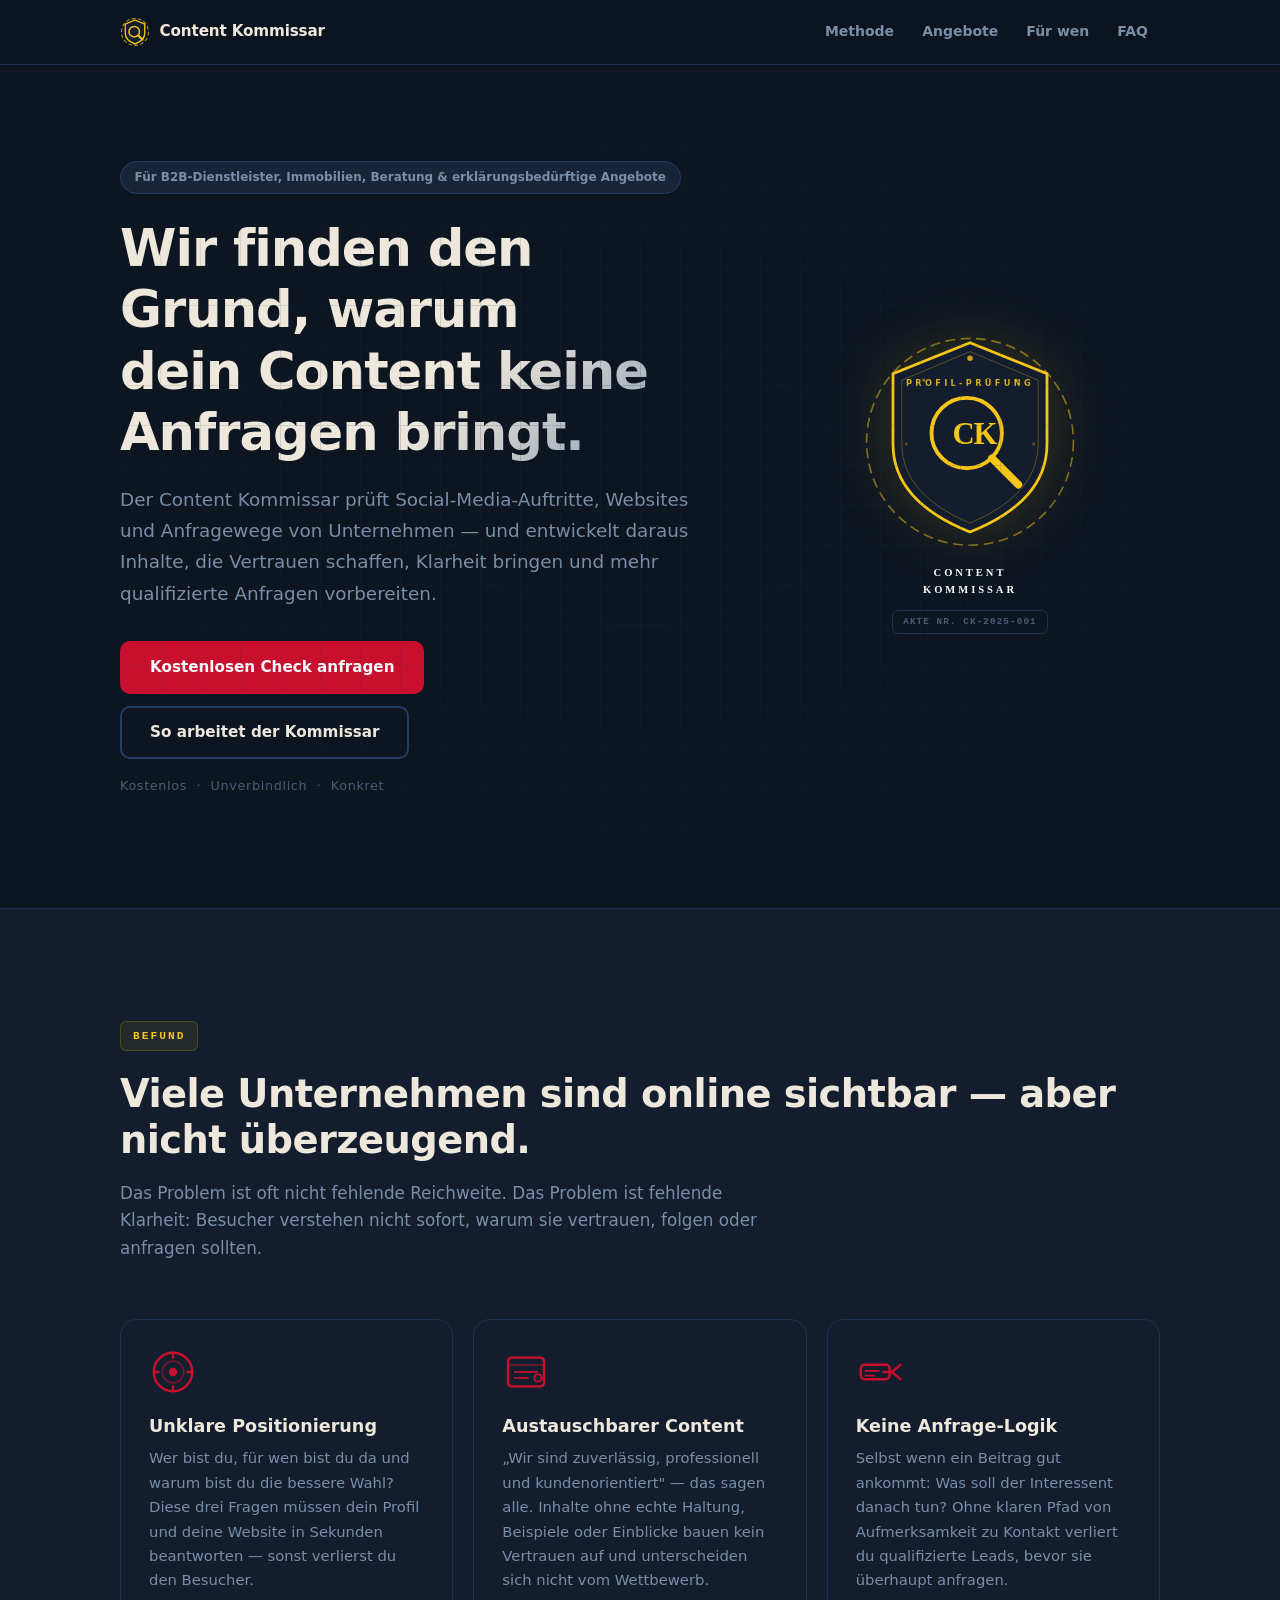
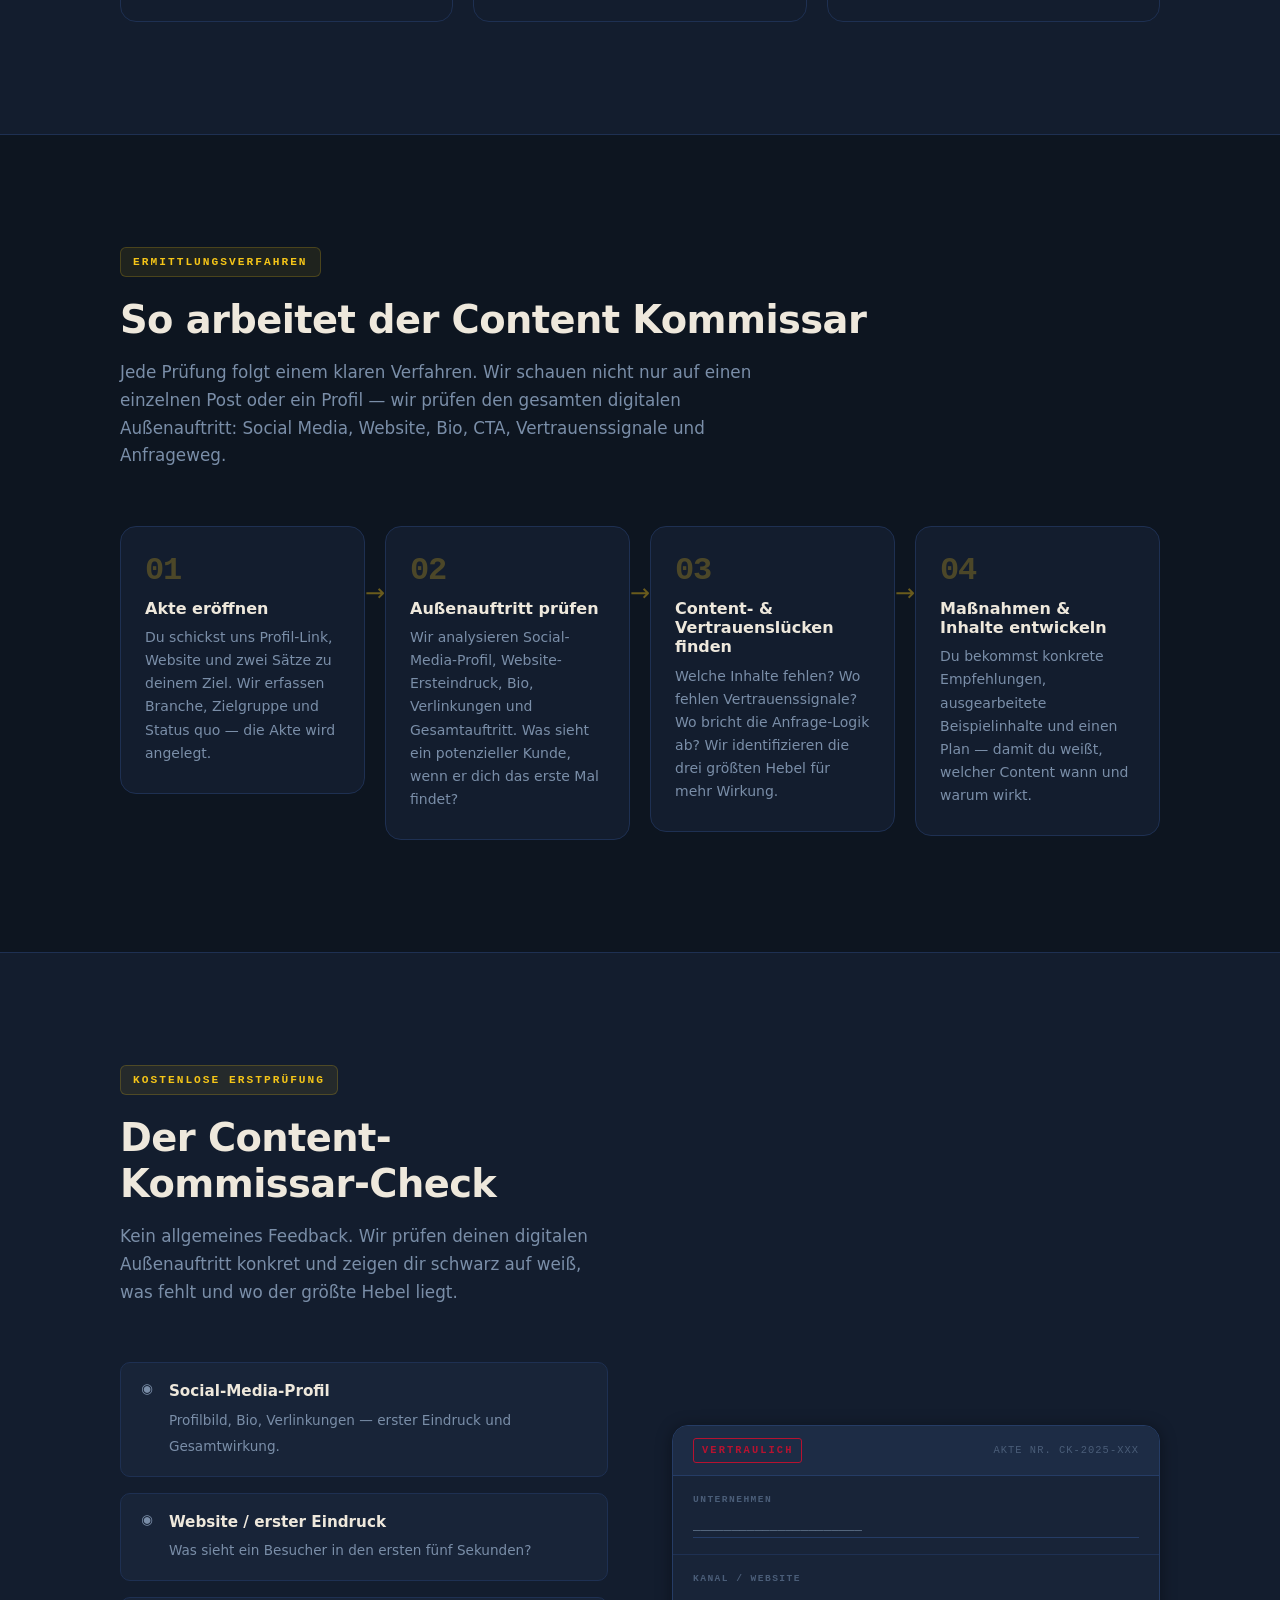
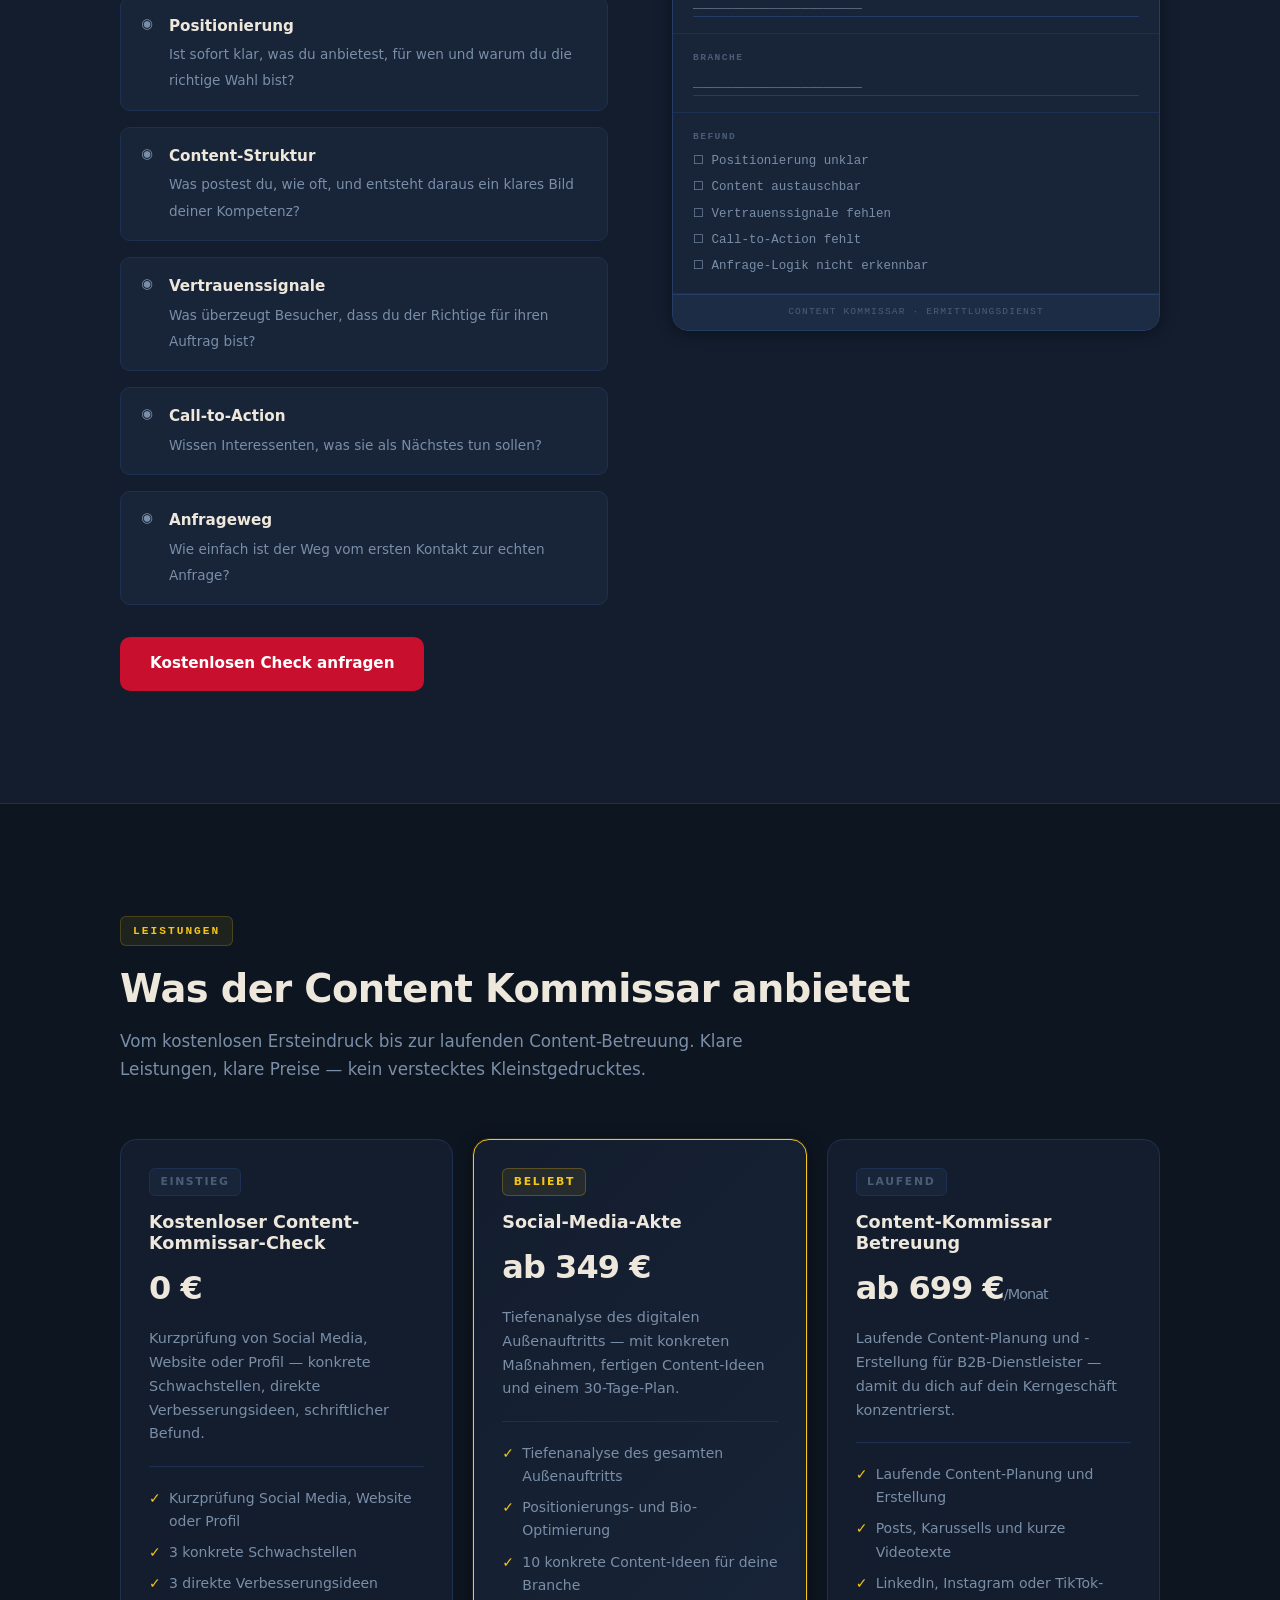
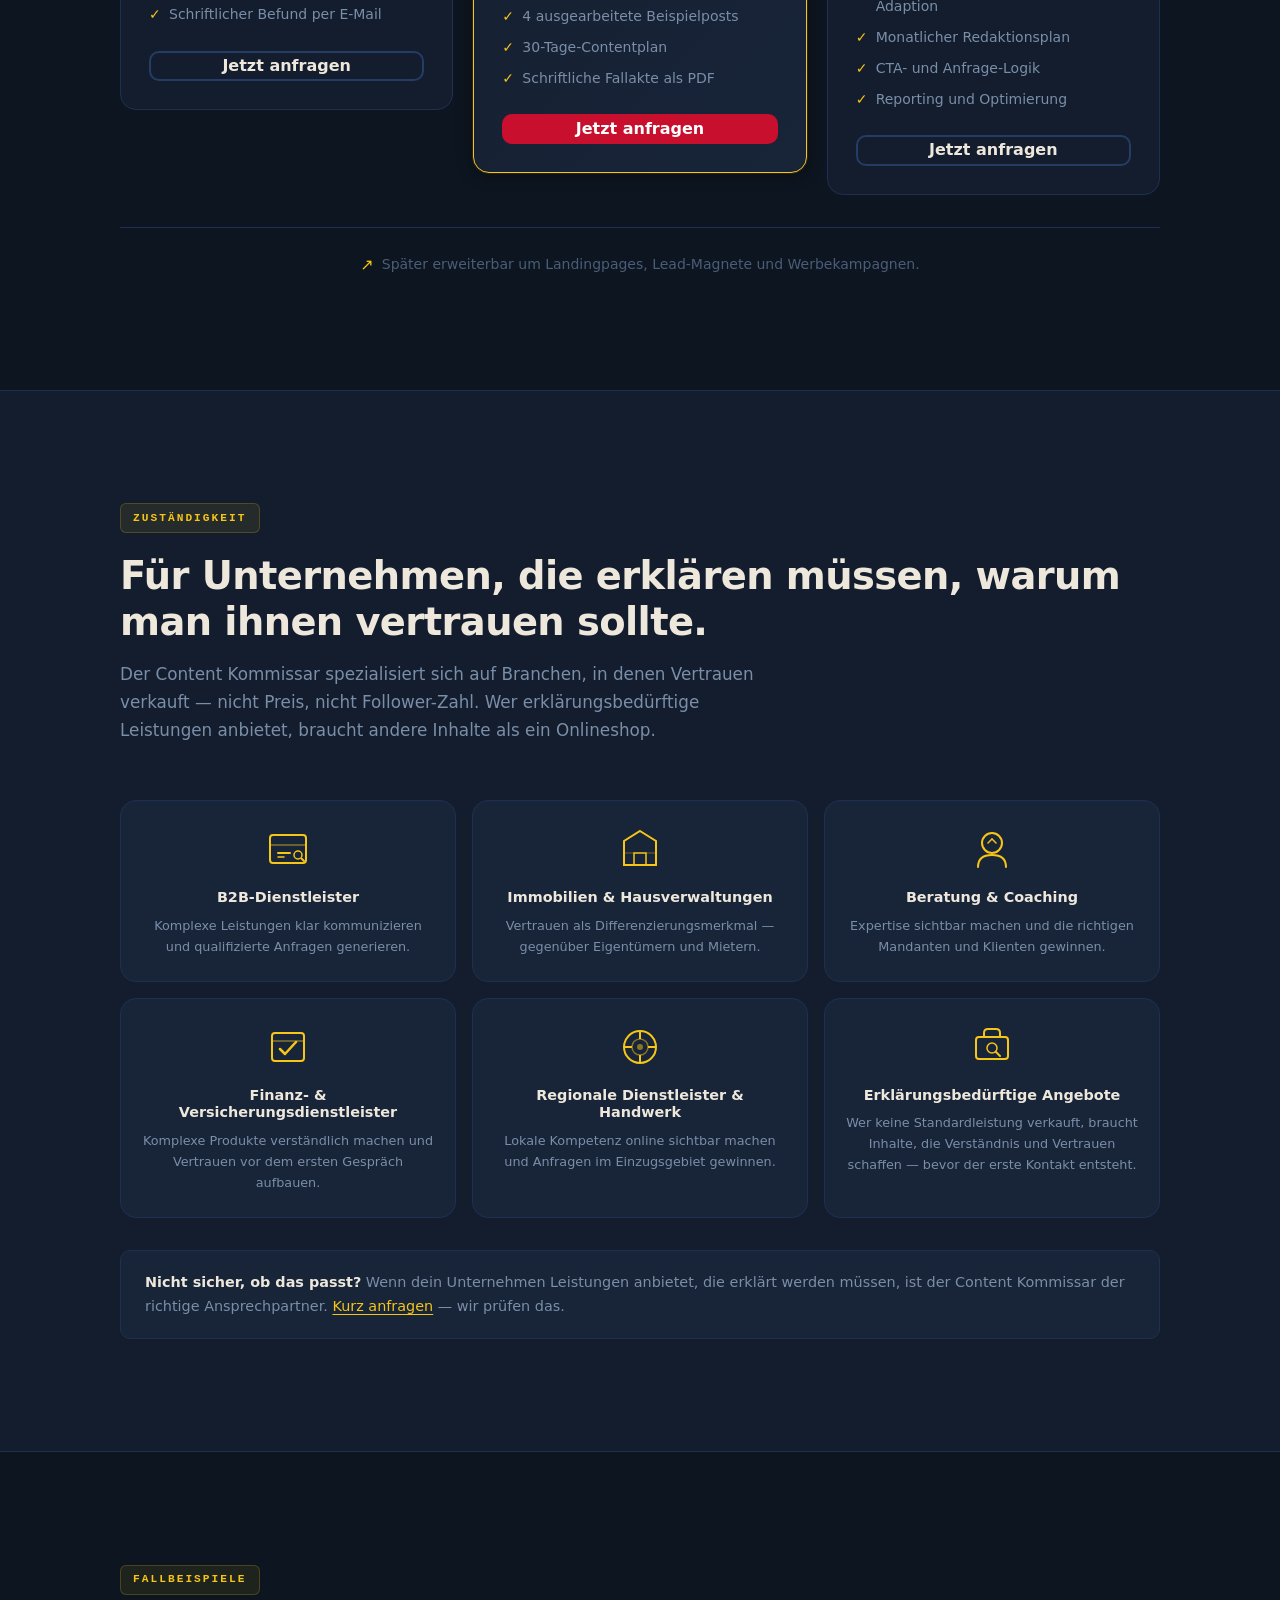
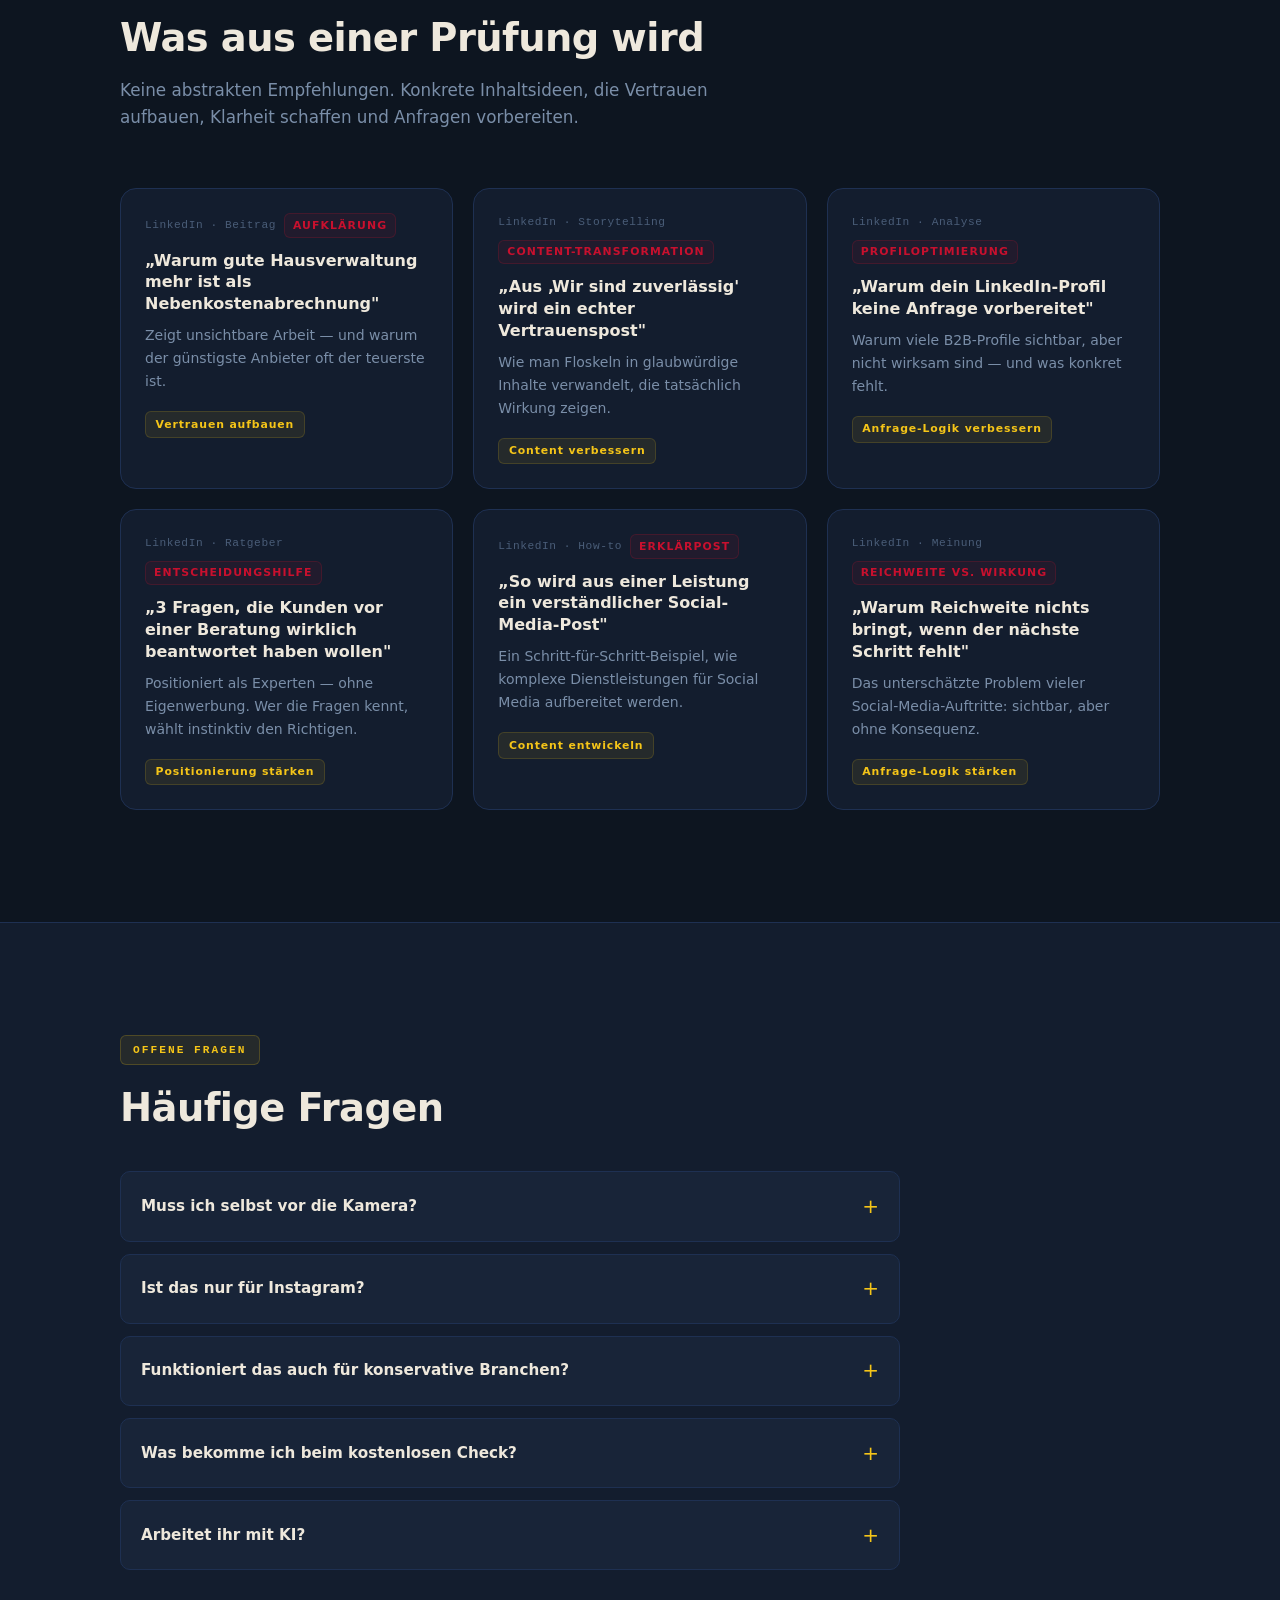
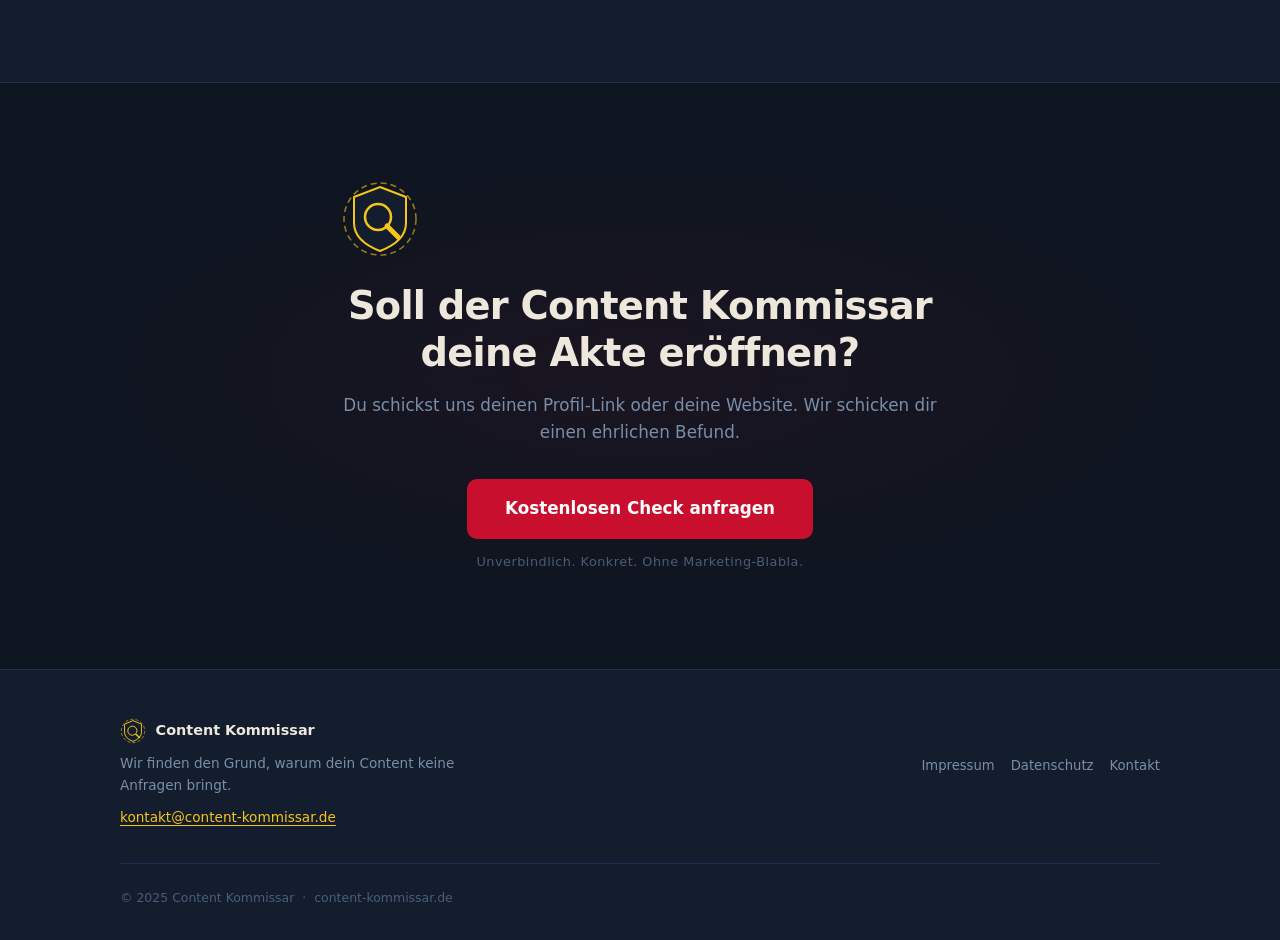
<file: index.html>
<!DOCTYPE html>
<html lang="de">
<head>
  <meta charset="UTF-8">
  <meta name="viewport" content="width=device-width, initial-scale=1.0">
  <title>Content Kommissar – Social-Media & Content-Marketing für B2B-Dienstleister</title>
  <meta name="description" content="Der Content Kommissar prüft Social-Media-Auftritte, Websites und Anfragewege von Unternehmen und entwickelt daraus Inhalte, die Vertrauen schaffen und qualifizierte Anfragen vorbereiten.">

  <!-- Open Graph -->
  <meta property="og:type"        content="website">
  <meta property="og:url"         content="https://content-kommissar.de">
  <meta property="og:title"       content="Content Kommissar – Content-Marketing für B2B-Dienstleister">
  <meta property="og:description" content="Wir finden den Grund, warum dein Content keine Anfragen bringt.">
  <meta property="og:locale"      content="de_DE">

  <link rel="canonical" href="https://content-kommissar.de">
  <link rel="stylesheet" href="styles.css">
</head>
<body>

<!-- ============================================================
     NAVIGATION
     ============================================================ -->
<header class="nav-header" id="nav">
  <div class="container nav-inner">

    <a href="#hero" class="nav-logo" aria-label="Content Kommissar – Startseite">
      <svg xmlns="http://www.w3.org/2000/svg" viewBox="0 0 40 40" width="30" height="30" aria-hidden="true" focusable="false">
        <circle cx="20" cy="20" r="18" fill="none" stroke="#f5c518" stroke-width="1.5" stroke-dasharray="5 3" opacity="0.7"/>
        <path d="M20 4 L33 9.5 L33 22 Q33 31 20 36 Q7 31 7 22 L7 9.5 Z" fill="#131d2e" stroke="#f5c518" stroke-width="1.8"/>
        <circle cx="19" cy="19.5" r="7" fill="none" stroke="#f5c518" stroke-width="2"/>
        <line x1="24.5" y1="25" x2="30" y2="30" stroke="#f5c518" stroke-width="2.8" stroke-linecap="round"/>
      </svg>
      <span>Content Kommissar</span>
    </a>

    <nav aria-label="Hauptnavigation">
      <ul class="nav-links">
        <li><a href="#prozess">Methode</a></li>
        <li><a href="#angebote">Angebote</a></li>
        <li><a href="#zielgruppe">Für wen</a></li>
        <li><a href="#faq">FAQ</a></li>
      </ul>
    </nav>

    <a href="mailto:kontakt@content-kommissar.de?subject=Kostenloser%20Content-Kommissar-Check&body=Hallo%20Content%20Kommissar%2C%0A%0Aich%20m%C3%B6chte%20einen%20kostenlosen%20Check%20anfragen.%0A%0AMein%20Unternehmen%3A%20%0AMeine%20Website%2Fmein%20Profil%3A%20%0AMein%20Ziel%3A%20%0A"
       class="btn btn-primary btn-sm" id="nav-cta" style="display:none;">
      Check anfragen
    </a>

    <button class="nav-toggle" aria-label="Menü öffnen" aria-expanded="false" aria-controls="mobile-nav">
      <span></span><span></span><span></span>
    </button>
  </div>
</header>

<nav class="mobile-nav" id="mobile-nav" aria-label="Mobile Navigation">
  <a href="#prozess">Methode</a>
  <a href="#angebote">Angebote</a>
  <a href="#zielgruppe">Für wen</a>
  <a href="#faq">FAQ</a>
  <a href="mailto:kontakt@content-kommissar.de?subject=Kostenloser%20Content-Kommissar-Check&body=Hallo%20Content%20Kommissar%2C%0A%0Aich%20m%C3%B6chte%20einen%20kostenlosen%20Check%20anfragen.%0A%0AMein%20Unternehmen%3A%20%0AMeine%20Website%2Fmein%20Profil%3A%20%0AMein%20Ziel%3A%20%0A"
     class="btn btn-primary btn-md">Check anfragen</a>
</nav>

<main>

  <!-- ============================================================
       1. HERO
       ============================================================ -->
  <section id="hero" class="section section-hero">
    <div class="container hero-inner">

      <div class="hero-content">
        <div class="hero-badge-row">
          <span class="badge badge-trust">Für B2B-Dienstleister, Immobilien, Beratung &amp; erklärungsbedürftige Angebote</span>
        </div>

        <h1 class="hero-headline">
          Wir finden den Grund, warum dein&nbsp;Content keine Anfragen&nbsp;bringt.
        </h1>

        <p class="hero-subheadline">
          Der Content Kommissar prüft Social-Media-Auftritte, Websites und Anfragewege von Unternehmen — und entwickelt daraus Inhalte, die Vertrauen schaffen, Klarheit bringen und mehr qualifizierte Anfragen vorbereiten.
        </p>

        <div class="hero-cta-group">
          <a href="mailto:kontakt@content-kommissar.de?subject=Kostenloser%20Content-Kommissar-Check&body=Hallo%20Content%20Kommissar%2C%0A%0Aich%20m%C3%B6chte%20einen%20kostenlosen%20Check%20anfragen.%0A%0AMein%20Unternehmen%3A%20%0AMeine%20Website%2Fmein%20Profil%3A%20%0AMein%20Ziel%3A%20%0A"
             class="btn btn-primary btn-lg">
            Kostenlosen Check anfragen
          </a>
          <a href="#prozess" class="btn btn-secondary btn-lg">So arbeitet der Kommissar</a>
        </div>

        <p class="hero-note">Kostenlos &nbsp;·&nbsp; Unverbindlich &nbsp;·&nbsp; Konkret</p>
      </div>

      <div class="hero-visual" aria-hidden="true">
        <!-- Badge-Wappen: sauber ohne Text, Text kommt als HTML darunter -->
        <svg xmlns="http://www.w3.org/2000/svg" viewBox="0 0 200 210" class="hero-badge-svg"
             role="img" aria-label="Content Kommissar Badge">
          <!-- Äußerer gestrichelter Ring -->
          <circle cx="100" cy="108" r="94" fill="none" stroke="#f5c518" stroke-width="1.5"
                  stroke-dasharray="9 5" opacity="0.5"/>
          <!-- Schild -->
          <path d="M100 18 L170 46 L170 110 Q170 162 100 190 Q30 162 30 110 L30 46 Z"
                fill="#131d2e" stroke="#f5c518" stroke-width="2.5"/>
          <!-- Innere Schild-Linie -->
          <path d="M100 26 L162 52 L162 110 Q162 156 100 182 Q38 156 38 110 L38 52 Z"
                fill="none" stroke="#f5c518" stroke-width="0.8" opacity="0.35"/>
          <!-- Lupe -->
          <circle cx="97" cy="100" r="32" fill="none" stroke="#f5c518" stroke-width="3.5"/>
          <line x1="120" y1="123" x2="144" y2="147" stroke="#f5c518" stroke-width="7"
                stroke-linecap="round"/>
          <!-- CK Monogramm -->
          <text x="84" y="110" font-family="Georgia,serif" font-size="28" font-weight="900"
                fill="#f5c518" letter-spacing="-1">CK</text>
          <!-- PROFIL-PRÜFUNG oben im Schild -->
          <text x="100" y="57" text-anchor="middle" font-family="system-ui,sans-serif"
                font-size="7.5" font-weight="700" fill="#f5c518" letter-spacing="3"
                opacity="0.85">PROFIL-PRÜFUNG</text>
          <!-- Dekorative Punkte -->
          <circle cx="100" cy="32" r="2.5" fill="#f5c518" opacity="0.8"/>
          <circle cx="58"  cy="52" r="1.5" fill="#f5c518" opacity="0.5"/>
          <circle cx="142" cy="52" r="1.5" fill="#f5c518" opacity="0.5"/>
          <circle cx="42"  cy="110" r="1.5" fill="#f5c518" opacity="0.3"/>
          <circle cx="158" cy="110" r="1.5" fill="#f5c518" opacity="0.3"/>
        </svg>
        <!-- Markenname: HTML für saubere, frame-unabhängige Typografie -->
        <div class="hero-brand-name">
          <span>CONTENT</span>
          <span>KOMMISSAR</span>
        </div>
        <div class="case-tag">AKTE NR. CK-2025-001</div>
      </div>

    </div>
    <div class="hero-bg-grid" aria-hidden="true"></div>
  </section>


  <!-- ============================================================
       2. PROBLEM
       ============================================================ -->
  <section id="problem" class="section section-problem">
    <div class="container">
      <div class="section-label">Befund</div>
      <h2 class="section-headline reveal">Viele Unternehmen sind online sichtbar — aber nicht überzeugend.</h2>
      <p class="section-subtext reveal">
        Das Problem ist oft nicht fehlende Reichweite. Das Problem ist fehlende Klarheit: Besucher verstehen nicht sofort, warum sie vertrauen, folgen oder anfragen sollten.
      </p>

      <div class="grid grid-3 problem-grid">

        <div class="card card-problem reveal">
          <div class="problem-icon">
            <svg viewBox="0 0 40 40" fill="none" xmlns="http://www.w3.org/2000/svg" aria-hidden="true">
              <circle cx="20" cy="20" r="16" stroke="#c8102e" stroke-width="2"/>
              <circle cx="20" cy="20" r="9"  stroke="#c8102e" stroke-width="1.5" opacity="0.5"/>
              <circle cx="20" cy="20" r="3.5" fill="#c8102e"/>
              <line x1="20" y1="4"  x2="20" y2="8"  stroke="#c8102e" stroke-width="2" stroke-linecap="round"/>
              <line x1="20" y1="32" x2="20" y2="36" stroke="#c8102e" stroke-width="2" stroke-linecap="round"/>
              <line x1="4"  y1="20" x2="8"  y2="20" stroke="#c8102e" stroke-width="2" stroke-linecap="round"/>
              <line x1="32" y1="20" x2="36" y2="20" stroke="#c8102e" stroke-width="2" stroke-linecap="round"/>
            </svg>
          </div>
          <h3>Unklare Positionierung</h3>
          <p>Wer bist du, für wen bist du da und warum bist du die bessere Wahl? Diese drei Fragen müssen dein Profil und deine Website in Sekunden beantworten — sonst verlierst du den Besucher.</p>
        </div>

        <div class="card card-problem reveal">
          <div class="problem-icon">
            <svg viewBox="0 0 40 40" fill="none" xmlns="http://www.w3.org/2000/svg" aria-hidden="true">
              <rect x="5" y="8" width="30" height="24" rx="3" stroke="#c8102e" stroke-width="2"/>
              <line x1="5"  y1="14" x2="35" y2="14" stroke="#c8102e" stroke-width="1.5" opacity="0.5"/>
              <line x1="10" y1="20" x2="30" y2="20" stroke="#c8102e" stroke-width="1.5"/>
              <line x1="10" y1="25" x2="22" y2="25" stroke="#c8102e" stroke-width="1.5"/>
              <circle cx="30" cy="25" r="3" stroke="#c8102e" stroke-width="1.5"/>
              <line x1="33" y1="25" x2="35" y2="25" stroke="#c8102e" stroke-width="2" stroke-linecap="round"/>
            </svg>
          </div>
          <h3>Austauschbarer Content</h3>
          <p>„Wir sind zuverlässig, professionell und kundenorientiert" — das sagen alle. Inhalte ohne echte Haltung, Beispiele oder Einblicke bauen kein Vertrauen auf und unterscheiden sich nicht vom Wettbewerb.</p>
        </div>

        <div class="card card-problem reveal">
          <div class="problem-icon">
            <svg viewBox="0 0 40 40" fill="none" xmlns="http://www.w3.org/2000/svg" aria-hidden="true">
              <rect x="4" y="14" width="24" height="12" rx="3" stroke="#c8102e" stroke-width="2"/>
              <line x1="8" y1="19" x2="19" y2="19" stroke="#c8102e" stroke-width="1.5" stroke-linecap="round"/>
              <line x1="8" y1="23" x2="15" y2="23" stroke="#c8102e" stroke-width="1.5" stroke-linecap="round"/>
              <path d="M30 20 L37 14 M30 20 L37 26 M30 20 L23 20" stroke="#c8102e" stroke-width="2" stroke-linecap="round" stroke-linejoin="round"/>
            </svg>
          </div>
          <h3>Keine Anfrage-Logik</h3>
          <p>Selbst wenn ein Beitrag gut ankommt: Was soll der Interessent danach tun? Ohne klaren Pfad von Aufmerksamkeit zu Kontakt verliert du qualifizierte Leads, bevor sie überhaupt anfragen.</p>
        </div>

      </div>
    </div>
  </section>


  <!-- ============================================================
       3. PROZESS
       ============================================================ -->
  <section id="prozess" class="section section-process">
    <div class="container">
      <div class="section-label">Ermittlungsverfahren</div>
      <h2 class="section-headline reveal">So arbeitet der Content Kommissar</h2>
      <p class="section-subtext reveal">
        Jede Prüfung folgt einem klaren Verfahren. Wir schauen nicht nur auf einen einzelnen Post oder ein Profil — wir prüfen den gesamten digitalen Außenauftritt: Social Media, Website, Bio, CTA, Vertrauenssignale und Anfrageweg.
      </p>

      <div class="process-steps">

        <div class="process-step reveal">
          <div class="step-number">01</div>
          <div class="step-content">
            <h3>Akte eröffnen</h3>
            <p>Du schickst uns Profil-Link, Website und zwei Sätze zu deinem Ziel. Wir erfassen Branche, Zielgruppe und Status quo — die Akte wird angelegt.</p>
          </div>
        </div>

        <div class="process-connector" aria-hidden="true"></div>

        <div class="process-step reveal">
          <div class="step-number">02</div>
          <div class="step-content">
            <h3>Außenauftritt prüfen</h3>
            <p>Wir analysieren Social-Media-Profil, Website-Ersteindruck, Bio, Verlinkungen und Gesamtauftritt. Was sieht ein potenzieller Kunde, wenn er dich das erste Mal findet?</p>
          </div>
        </div>

        <div class="process-connector" aria-hidden="true"></div>

        <div class="process-step reveal">
          <div class="step-number">03</div>
          <div class="step-content">
            <h3>Content- &amp; Vertrauenslücken finden</h3>
            <p>Welche Inhalte fehlen? Wo fehlen Vertrauenssignale? Wo bricht die Anfrage-Logik ab? Wir identifizieren die drei größten Hebel für mehr Wirkung.</p>
          </div>
        </div>

        <div class="process-connector" aria-hidden="true"></div>

        <div class="process-step reveal">
          <div class="step-number">04</div>
          <div class="step-content">
            <h3>Maßnahmen &amp; Inhalte entwickeln</h3>
            <p>Du bekommst konkrete Empfehlungen, ausgearbeitete Beispielinhalte und einen Plan — damit du weißt, welcher Content wann und warum wirkt.</p>
          </div>
        </div>

      </div>
    </div>
  </section>


  <!-- ============================================================
       4. PROFIL-CHECK DETAILS
       ============================================================ -->
  <section id="profil-check" class="section section-check">
    <div class="container">
      <div class="check-inner">

        <div class="check-content">
          <div class="section-label">Kostenlose Erstprüfung</div>
          <h2 class="section-headline reveal">Der Content-Kommissar-Check</h2>
          <p class="section-subtext reveal">
            Kein allgemeines Feedback. Wir prüfen deinen digitalen Außenauftritt konkret und zeigen dir schwarz auf weiß, was fehlt und wo der größte Hebel liegt.
          </p>

          <ul class="check-list">
            <li class="reveal">
              <span class="check-item-icon" aria-hidden="true">◉</span>
              <div>
                <strong>Social-Media-Profil</strong>
                <span>Profilbild, Bio, Verlinkungen — erster Eindruck und Gesamtwirkung.</span>
              </div>
            </li>
            <li class="reveal">
              <span class="check-item-icon" aria-hidden="true">◉</span>
              <div>
                <strong>Website / erster Eindruck</strong>
                <span>Was sieht ein Besucher in den ersten fünf Sekunden?</span>
              </div>
            </li>
            <li class="reveal">
              <span class="check-item-icon" aria-hidden="true">◉</span>
              <div>
                <strong>Positionierung</strong>
                <span>Ist sofort klar, was du anbietest, für wen und warum du die richtige Wahl bist?</span>
              </div>
            </li>
            <li class="reveal">
              <span class="check-item-icon" aria-hidden="true">◉</span>
              <div>
                <strong>Content-Struktur</strong>
                <span>Was postest du, wie oft, und entsteht daraus ein klares Bild deiner Kompetenz?</span>
              </div>
            </li>
            <li class="reveal">
              <span class="check-item-icon" aria-hidden="true">◉</span>
              <div>
                <strong>Vertrauenssignale</strong>
                <span>Was überzeugt Besucher, dass du der Richtige für ihren Auftrag bist?</span>
              </div>
            </li>
            <li class="reveal">
              <span class="check-item-icon" aria-hidden="true">◉</span>
              <div>
                <strong>Call-to-Action</strong>
                <span>Wissen Interessenten, was sie als Nächstes tun sollen?</span>
              </div>
            </li>
            <li class="reveal">
              <span class="check-item-icon" aria-hidden="true">◉</span>
              <div>
                <strong>Anfrageweg</strong>
                <span>Wie einfach ist der Weg vom ersten Kontakt zur echten Anfrage?</span>
              </div>
            </li>
          </ul>

          <a href="mailto:kontakt@content-kommissar.de?subject=Kostenloser%20Content-Kommissar-Check&body=Hallo%20Content%20Kommissar%2C%0A%0Aich%20m%C3%B6chte%20einen%20kostenlosen%20Check%20anfragen.%0A%0AMein%20Unternehmen%3A%20%0AMeine%20Website%2Fmein%20Profil%3A%20%0AMein%20Ziel%3A%20%0A"
             class="btn btn-primary btn-lg reveal">
            Kostenlosen Check anfragen
          </a>
        </div>

        <div class="check-visual reveal" aria-hidden="true">
          <div class="akte-card">
            <div class="akte-header">
              <span class="akte-stamp">VERTRAULICH</span>
              <span class="akte-number">AKTE NR. CK-2025-XXX</span>
            </div>
            <div class="akte-field">
              <span class="akte-label">Unternehmen</span>
              <span class="akte-value akte-blank">______________________</span>
            </div>
            <div class="akte-field">
              <span class="akte-label">Kanal / Website</span>
              <span class="akte-value akte-blank">______________________</span>
            </div>
            <div class="akte-field">
              <span class="akte-label">Branche</span>
              <span class="akte-value akte-blank">______________________</span>
            </div>
            <div class="akte-field">
              <span class="akte-label">Befund</span>
              <div class="akte-findings">
                <div class="akte-finding">☐ Positionierung unklar</div>
                <div class="akte-finding">☐ Content austauschbar</div>
                <div class="akte-finding">☐ Vertrauenssignale fehlen</div>
                <div class="akte-finding">☐ Call-to-Action fehlt</div>
                <div class="akte-finding">☐ Anfrage-Logik nicht erkennbar</div>
              </div>
            </div>
            <div class="akte-footer">CONTENT KOMMISSAR · ERMITTLUNGSDIENST</div>
          </div>
        </div>

      </div>
    </div>
  </section>


  <!-- ============================================================
       5. ANGEBOTE / LEISTUNGEN
       ============================================================ -->
  <section id="angebote" class="section section-offers">
    <div class="container">
      <div class="section-label">Leistungen</div>
      <h2 class="section-headline reveal">Was der Content Kommissar anbietet</h2>
      <p class="section-subtext reveal">
        Vom kostenlosen Ersteindruck bis zur laufenden Content-Betreuung. Klare Leistungen, klare Preise — kein verstecktes Kleinstgedrucktes.
      </p>

      <div class="grid grid-3 offers-grid">

        <!-- A: Kostenloser Check -->
        <div class="card card-offer reveal">
          <div class="offer-tag">Einstieg</div>
          <h3 class="offer-name">Kostenloser Content-Kommissar-Check</h3>
          <div class="offer-price">0 €</div>
          <p class="offer-desc">
            Kurzprüfung von Social Media, Website oder Profil — konkrete Schwachstellen, direkte Verbesserungsideen, schriftlicher Befund.
          </p>
          <ul class="offer-features">
            <li>Kurzprüfung Social Media, Website oder Profil</li>
            <li>3 konkrete Schwachstellen</li>
            <li>3 direkte Verbesserungsideen</li>
            <li>Schriftlicher Befund per E-Mail</li>
          </ul>
          <a href="mailto:kontakt@content-kommissar.de?subject=Kostenloser%20Content-Kommissar-Check&body=Hallo%20Content%20Kommissar%2C%0A%0Aich%20m%C3%B6chte%20einen%20kostenlosen%20Check%20anfragen.%0A%0AMein%20Unternehmen%3A%20%0AMeine%20Website%2Fmein%20Profil%3A%20%0AMein%20Ziel%3A%20%0A"
             class="btn btn-secondary btn-full">Jetzt anfragen</a>
        </div>

        <!-- B: Social-Media-Akte (FEATURED) -->
        <div class="card card-offer card-featured reveal">
          <div class="offer-tag offer-tag-featured">Beliebt</div>
          <h3 class="offer-name">Social-Media-Akte</h3>
          <div class="offer-price">ab 349 €</div>
          <p class="offer-desc">
            Tiefenanalyse des digitalen Außenauftritts — mit konkreten Maßnahmen, fertigen Content-Ideen und einem 30-Tage-Plan.
          </p>
          <ul class="offer-features">
            <li>Tiefenanalyse des gesamten Außenauftritts</li>
            <li>Positionierungs- und Bio-Optimierung</li>
            <li>10 konkrete Content-Ideen für deine Branche</li>
            <li>4 ausgearbeitete Beispielposts</li>
            <li>30-Tage-Contentplan</li>
            <li>Schriftliche Fallakte als PDF</li>
          </ul>
          <a href="mailto:kontakt@content-kommissar.de?subject=Social-Media-Akte%20anfragen&body=Hallo%20Content%20Kommissar%2C%0A%0Aich%20interessiere%20mich%20f%C3%BCr%20die%20Social-Media-Akte.%0A%0AMein%20Unternehmen%3A%20%0AMeine%20Website%2FProfil%3A%20%0AMeine%20Ziele%3A%20%0A"
             class="btn btn-primary btn-full">Jetzt anfragen</a>
        </div>

        <!-- C: Laufende Betreuung -->
        <div class="card card-offer reveal">
          <div class="offer-tag">Laufend</div>
          <h3 class="offer-name">Content-Kommissar Betreuung</h3>
          <div class="offer-price">ab 699 €<span class="offer-period">/Monat</span></div>
          <p class="offer-desc">
            Laufende Content-Planung und -Erstellung für B2B-Dienstleister — damit du dich auf dein Kerngeschäft konzentrierst.
          </p>
          <ul class="offer-features">
            <li>Laufende Content-Planung und Erstellung</li>
            <li>Posts, Karussells und kurze Videotexte</li>
            <li>LinkedIn, Instagram oder TikTok-Adaption</li>
            <li>Monatlicher Redaktionsplan</li>
            <li>CTA- und Anfrage-Logik</li>
            <li>Reporting und Optimierung</li>
          </ul>
          <a href="mailto:kontakt@content-kommissar.de?subject=Content-Kommissar%20Betreuung%20anfragen&body=Hallo%20Content%20Kommissar%2C%0A%0Aich%20interessiere%20mich%20f%C3%BCr%20die%20Content-Kommissar%20Betreuung.%0A%0AMein%20Unternehmen%3A%20%0AMeine%20Website%2FProfil%3A%20%0AMeine%20Ziele%3A%20%0A"
             class="btn btn-secondary btn-full">Jetzt anfragen</a>
        </div>

      </div>

      <!-- Teaser under cards -->
      <div class="offers-teaser reveal">
        <span class="offers-teaser-icon" aria-hidden="true">↗</span>
        Später erweiterbar um Landingpages, Lead-Magnete und Werbekampagnen.
      </div>

    </div>
  </section>


  <!-- ============================================================
       6. FÜR WEN
       ============================================================ -->
  <section id="zielgruppe" class="section section-audience">
    <div class="container">
      <div class="section-label">Zuständigkeit</div>
      <h2 class="section-headline reveal">Für Unternehmen, die erklären müssen, warum man ihnen vertrauen sollte.</h2>
      <p class="section-subtext reveal">
        Der Content Kommissar spezialisiert sich auf Branchen, in denen Vertrauen verkauft — nicht Preis, nicht Follower-Zahl. Wer erklärungsbedürftige Leistungen anbietet, braucht andere Inhalte als ein Onlineshop.
      </p>

      <div class="audience-grid">

        <div class="audience-card reveal">
          <div class="audience-icon">
            <svg viewBox="0 0 48 48" fill="none" xmlns="http://www.w3.org/2000/svg" aria-hidden="true">
              <rect x="6"  y="10" width="36" height="28" rx="3" stroke="#f5c518" stroke-width="2"/>
              <line x1="6"  y1="20" x2="42" y2="20" stroke="#f5c518" stroke-width="1.5" opacity="0.5"/>
              <line x1="14" y1="28" x2="26" y2="28" stroke="#f5c518" stroke-width="2" stroke-linecap="round"/>
              <line x1="14" y1="32" x2="20" y2="32" stroke="#f5c518" stroke-width="1.5" stroke-linecap="round"/>
              <circle cx="34" cy="30" r="4" stroke="#f5c518" stroke-width="1.5"/>
              <line x1="37.5" y1="33.5" x2="40" y2="36" stroke="#f5c518" stroke-width="2" stroke-linecap="round"/>
            </svg>
          </div>
          <h3>B2B-Dienstleister</h3>
          <p>Komplexe Leistungen klar kommunizieren und qualifizierte Anfragen generieren.</p>
        </div>

        <div class="audience-card reveal">
          <div class="audience-icon">
            <svg viewBox="0 0 48 48" fill="none" xmlns="http://www.w3.org/2000/svg" aria-hidden="true">
              <path d="M24 6 L40 16 V40 H8 V16 Z" stroke="#f5c518" stroke-width="2"/>
              <rect x="18" y="28" width="12" height="12" stroke="#f5c518" stroke-width="1.5"/>
              <rect x="8"  y="18" width="32" height="22" rx="0" stroke="none"/>
              <line x1="8"  y1="28" x2="18" y2="28" stroke="#f5c518" stroke-width="1" opacity="0.4"/>
              <line x1="30" y1="28" x2="40" y2="28" stroke="#f5c518" stroke-width="1" opacity="0.4"/>
            </svg>
          </div>
          <h3>Immobilien &amp; Hausverwaltungen</h3>
          <p>Vertrauen als Differenzierungsmerkmal — gegenüber Eigentümern und Mietern.</p>
        </div>

        <div class="audience-card reveal">
          <div class="audience-icon">
            <svg viewBox="0 0 48 48" fill="none" xmlns="http://www.w3.org/2000/svg" aria-hidden="true">
              <circle cx="24" cy="18" r="10" stroke="#f5c518" stroke-width="2"/>
              <path d="M10 42 Q10 30 24 30 Q38 30 38 42" stroke="#f5c518" stroke-width="2" stroke-linecap="round"/>
              <line x1="20" y1="18" x2="24" y2="14" stroke="#f5c518" stroke-width="1.5" stroke-linecap="round"/>
              <line x1="24" y1="14" x2="28" y2="18" stroke="#f5c518" stroke-width="1.5" stroke-linecap="round"/>
            </svg>
          </div>
          <h3>Beratung &amp; Coaching</h3>
          <p>Expertise sichtbar machen und die richtigen Mandanten und Klienten gewinnen.</p>
        </div>

        <div class="audience-card reveal">
          <div class="audience-icon">
            <svg viewBox="0 0 48 48" fill="none" xmlns="http://www.w3.org/2000/svg" aria-hidden="true">
              <rect x="8" y="10" width="32" height="28" rx="3" stroke="#f5c518" stroke-width="2"/>
              <path d="M16 26 L21 31 L32 19" stroke="#f5c518" stroke-width="2.5" stroke-linecap="round" stroke-linejoin="round"/>
              <line x1="8" y1="18" x2="40" y2="18" stroke="#f5c518" stroke-width="1.5" opacity="0.5"/>
            </svg>
          </div>
          <h3>Finanz- &amp; Versicherungsdienstleister</h3>
          <p>Komplexe Produkte verständlich machen und Vertrauen vor dem ersten Gespräch aufbauen.</p>
        </div>

        <div class="audience-card reveal">
          <div class="audience-icon">
            <svg viewBox="0 0 48 48" fill="none" xmlns="http://www.w3.org/2000/svg" aria-hidden="true">
              <circle cx="24" cy="24" r="16" stroke="#f5c518" stroke-width="2"/>
              <circle cx="24" cy="24" r="8"  stroke="#f5c518" stroke-width="1.5" opacity="0.5"/>
              <line x1="24" y1="8"  x2="24" y2="16" stroke="#f5c518" stroke-width="2"/>
              <line x1="8"  y1="24" x2="16" y2="24" stroke="#f5c518" stroke-width="2"/>
              <line x1="32" y1="24" x2="40" y2="24" stroke="#f5c518" stroke-width="2"/>
              <line x1="24" y1="32" x2="24" y2="40" stroke="#f5c518" stroke-width="2"/>
              <circle cx="24" cy="24" r="3" fill="#f5c518" opacity="0.5"/>
            </svg>
          </div>
          <h3>Regionale Dienstleister &amp; Handwerk</h3>
          <p>Lokale Kompetenz online sichtbar machen und Anfragen im Einzugsgebiet gewinnen.</p>
        </div>

        <div class="audience-card reveal">
          <div class="audience-icon">
            <svg viewBox="0 0 48 48" fill="none" xmlns="http://www.w3.org/2000/svg" aria-hidden="true">
              <rect x="8" y="14" width="32" height="22" rx="3" stroke="#f5c518" stroke-width="2"/>
              <path d="M16 14 V10 Q16 6 20 6 H28 Q32 6 32 10 V14" stroke="#f5c518" stroke-width="2"/>
              <circle cx="24" cy="25" r="5" stroke="#f5c518" stroke-width="1.5"/>
              <line x1="28" y1="29" x2="32" y2="33" stroke="#f5c518" stroke-width="2" stroke-linecap="round"/>
            </svg>
          </div>
          <h3>Erklärungsbedürftige Angebote</h3>
          <p>Wer keine Standardleistung verkauft, braucht Inhalte, die Verständnis und Vertrauen schaffen — bevor der erste Kontakt entsteht.</p>
        </div>

      </div>

      <div class="audience-note reveal">
        <p>
          <strong>Nicht sicher, ob das passt?</strong> Wenn dein Unternehmen Leistungen anbietet, die erklärt werden müssen, ist der Content Kommissar der richtige Ansprechpartner.
          <a href="mailto:kontakt@content-kommissar.de?subject=Kurze%20Frage&body=Hallo%20Content%20Kommissar%2C%0A%0Aich%20bin%20in%20der%20Branche%3A%20%0A%0AKurze%20Beschreibung%20unseres%20Angebots%3A%20%0A">Kurz anfragen</a> — wir prüfen das.
        </p>
      </div>
    </div>
  </section>


  <!-- ============================================================
       7. BEISPIEL-CONTENT
       ============================================================ -->
  <section id="beispiele" class="section section-examples">
    <div class="container">
      <div class="section-label">Fallbeispiele</div>
      <h2 class="section-headline reveal">Was aus einer Prüfung wird</h2>
      <p class="section-subtext reveal">
        Keine abstrakten Empfehlungen. Konkrete Inhaltsideen, die Vertrauen aufbauen, Klarheit schaffen und Anfragen vorbereiten.
      </p>

      <div class="grid grid-3 examples-grid">

        <div class="example-card reveal">
          <div class="example-meta">
            <span class="example-platform">LinkedIn · Beitrag</span>
            <span class="example-type">Aufklärung</span>
          </div>
          <h3 class="example-headline">
            „Warum gute Hausverwaltung mehr ist als Nebenkostenabrechnung"
          </h3>
          <p class="example-desc">
            Zeigt unsichtbare Arbeit — und warum der günstigste Anbieter oft der teuerste ist.
          </p>
          <span class="example-tag">Vertrauen aufbauen</span>
        </div>

        <div class="example-card reveal">
          <div class="example-meta">
            <span class="example-platform">LinkedIn · Storytelling</span>
            <span class="example-type">Content-Transformation</span>
          </div>
          <h3 class="example-headline">
            „Aus ‚Wir sind zuverlässig' wird ein echter Vertrauenspost"
          </h3>
          <p class="example-desc">
            Wie man Floskeln in glaubwürdige Inhalte verwandelt, die tatsächlich Wirkung zeigen.
          </p>
          <span class="example-tag">Content verbessern</span>
        </div>

        <div class="example-card reveal">
          <div class="example-meta">
            <span class="example-platform">LinkedIn · Analyse</span>
            <span class="example-type">Profiloptimierung</span>
          </div>
          <h3 class="example-headline">
            „Warum dein LinkedIn-Profil keine Anfrage vorbereitet"
          </h3>
          <p class="example-desc">
            Warum viele B2B-Profile sichtbar, aber nicht wirksam sind — und was konkret fehlt.
          </p>
          <span class="example-tag">Anfrage-Logik verbessern</span>
        </div>

        <div class="example-card reveal">
          <div class="example-meta">
            <span class="example-platform">LinkedIn · Ratgeber</span>
            <span class="example-type">Entscheidungshilfe</span>
          </div>
          <h3 class="example-headline">
            „3 Fragen, die Kunden vor einer Beratung wirklich beantwortet haben wollen"
          </h3>
          <p class="example-desc">
            Positioniert als Experten — ohne Eigenwerbung. Wer die Fragen kennt, wählt instinktiv den Richtigen.
          </p>
          <span class="example-tag">Positionierung stärken</span>
        </div>

        <div class="example-card reveal">
          <div class="example-meta">
            <span class="example-platform">LinkedIn · How-to</span>
            <span class="example-type">Erklärpost</span>
          </div>
          <h3 class="example-headline">
            „So wird aus einer Leistung ein verständlicher Social-Media-Post"
          </h3>
          <p class="example-desc">
            Ein Schritt-für-Schritt-Beispiel, wie komplexe Dienstleistungen für Social Media aufbereitet werden.
          </p>
          <span class="example-tag">Content entwickeln</span>
        </div>

        <div class="example-card reveal">
          <div class="example-meta">
            <span class="example-platform">LinkedIn · Meinung</span>
            <span class="example-type">Reichweite vs. Wirkung</span>
          </div>
          <h3 class="example-headline">
            „Warum Reichweite nichts bringt, wenn der nächste Schritt fehlt"
          </h3>
          <p class="example-desc">
            Das unterschätzte Problem vieler Social-Media-Auftritte: sichtbar, aber ohne Konsequenz.
          </p>
          <span class="example-tag">Anfrage-Logik stärken</span>
        </div>

      </div>
    </div>
  </section>


  <!-- ============================================================
       8. FAQ
       ============================================================ -->
  <section id="faq" class="section section-faq">
    <div class="container faq-container">
      <div class="section-label">Offene Fragen</div>
      <h2 class="section-headline reveal">Häufige Fragen</h2>

      <div class="faq-list">

        <details class="faq-item reveal">
          <summary class="faq-question">Muss ich selbst vor die Kamera?</summary>
          <div class="faq-answer">
            <p>Nein. Viele Unternehmen wollen keine Personenmarke aufbauen — und das ist völlig legitim. Beim Content Kommissar steht die Marke im Vordergrund, nicht eine einzelne Person. Wir entwickeln Inhalte, die auch ohne Kamera funktionieren: Erklärposts, Karussells, Checklisten, Fallbeispiele, kurze Videos mit Text oder Voiceover und klare LinkedIn-Beiträge.</p>
          </div>
        </details>

        <details class="faq-item reveal">
          <summary class="faq-question">Ist das nur für Instagram?</summary>
          <div class="faq-answer">
            <p>Nein. Je nach Zielgruppe arbeiten wir mit LinkedIn, Instagram, TikTok, Facebook oder der Website. Wir starten nicht mit allen Plattformen gleichzeitig, sondern prüfen zuerst, wo der größte Hebel liegt — und konzentrieren die Energie dort.</p>
          </div>
        </details>

        <details class="faq-item reveal">
          <summary class="faq-question">Funktioniert das auch für konservative Branchen?</summary>
          <div class="faq-answer">
            <p>Ja. Gerade erklärungsbedürftige und konservative Branchen profitieren von klaren, seriösen Inhalten. Es geht nicht um Trends oder Tänze, sondern um Vertrauen, Verständlichkeit und gute Beispiele. Branchen wie Hausverwaltung, Finanzberatung oder Versicherungen haben wenig Wettbewerb im Content-Bereich — wer dort früh überzeugt, gewinnt.</p>
          </div>
        </details>

        <details class="faq-item reveal">
          <summary class="faq-question">Was bekomme ich beim kostenlosen Check?</summary>
          <div class="faq-answer">
            <p>Einen kurzen schriftlichen Befund mit den wichtigsten Schwachstellen deines digitalen Außenauftritts und konkreten nächsten Schritten. Kein Verkaufsgespräch, kein Folgeanruf — nur ein ehrlicher Blick in die Akte. Unverbindlich.</p>
          </div>
        </details>

        <details class="faq-item reveal">
          <summary class="faq-question">Arbeitet ihr mit KI?</summary>
          <div class="faq-answer">
            <p>Ja, KI unterstützt Recherche, Struktur und Entwürfe. Strategie, Tonalität, Qualitätskontrolle und finale Inhalte bleiben redaktionell gesteuert. Was du bekommst, ist durchdachter Content, der zu deiner Branche und deinem Ziel passt — kein generierter Baukasten-Output.</p>
          </div>
        </details>

      </div>
    </div>
  </section>


  <!-- ============================================================
       9. FINAL CTA
       ============================================================ -->
  <section id="cta-final" class="section section-final-cta">
    <div class="container">
      <div class="final-cta-inner">

        <div class="final-cta-badge" aria-hidden="true">
          <svg xmlns="http://www.w3.org/2000/svg" viewBox="0 0 80 80" width="80" height="80">
            <circle cx="40" cy="40" r="36" fill="none" stroke="#f5c518" stroke-width="1.5"
                    stroke-dasharray="6 4" opacity="0.6"/>
            <path d="M40 8 L66 18 L66 44 Q66 62 40 72 Q14 62 14 44 L14 18 Z"
                  fill="#131d2e" stroke="#f5c518" stroke-width="2"/>
            <circle cx="38" cy="38" r="13" fill="none" stroke="#f5c518" stroke-width="2.5"/>
            <line x1="47" y1="47" x2="58" y2="58" stroke="#f5c518" stroke-width="5" stroke-linecap="round"/>
          </svg>
        </div>

        <h2 class="final-cta-headline reveal">
          Soll der Content Kommissar deine Akte eröffnen?
        </h2>
        <p class="final-cta-sub reveal">
          Du schickst uns deinen Profil-Link oder deine Website. Wir schicken dir einen ehrlichen Befund.
        </p>
        <a href="mailto:kontakt@content-kommissar.de?subject=Kostenloser%20Content-Kommissar-Check&body=Hallo%20Content%20Kommissar%2C%0A%0Aich%20m%C3%B6chte%20einen%20kostenlosen%20Check%20anfragen.%0A%0AMein%20Unternehmen%3A%20%0AMeine%20Website%2Fmein%20Profil%3A%20%0AMein%20Ziel%3A%20%0A"
           class="btn btn-primary btn-xl reveal">
          Kostenlosen Check anfragen
        </a>
        <p class="final-cta-note reveal">Unverbindlich. Konkret. Ohne Marketing-Blabla.</p>

      </div>
    </div>
  </section>

</main>


<!-- ============================================================
     FOOTER
     ============================================================ -->
<footer class="site-footer">
  <div class="container footer-inner">

    <div class="footer-brand">
      <div class="footer-logo">
        <svg xmlns="http://www.w3.org/2000/svg" viewBox="0 0 40 40" width="26" height="26" aria-hidden="true">
          <circle cx="20" cy="20" r="18" fill="none" stroke="#f5c518" stroke-width="1.5"
                  stroke-dasharray="5 3" opacity="0.6"/>
          <path d="M20 4 L33 9.5 L33 22 Q33 31 20 36 Q7 31 7 22 L7 9.5 Z"
                fill="#131d2e" stroke="#f5c518" stroke-width="1.5"/>
          <circle cx="19" cy="19.5" r="7" fill="none" stroke="#f5c518" stroke-width="1.5"/>
          <line x1="24.5" y1="25" x2="30" y2="30" stroke="#f5c518" stroke-width="2.5" stroke-linecap="round"/>
        </svg>
        <span>Content Kommissar</span>
      </div>
      <p class="footer-tagline">Wir finden den Grund, warum dein Content keine Anfragen bringt.</p>
      <a href="mailto:kontakt@content-kommissar.de" class="footer-email">
        kontakt@content-kommissar.de
      </a>
    </div>

    <nav class="footer-nav" aria-label="Footer-Navigation">
      <a href="impressum.html">Impressum</a>
      <a href="datenschutz.html">Datenschutz</a>
      <a href="mailto:kontakt@content-kommissar.de">Kontakt</a>
    </nav>

    <p class="footer-copy">© 2025 Content Kommissar &nbsp;·&nbsp; content-kommissar.de</p>

  </div>
</footer>

<script src="script.js"></script>

<!-- Nav CTA: nach Hero-Scroll einblenden -->
<script>
  (function(){
    const navCta = document.getElementById("nav-cta");
    if (!navCta) return;
    const hero = document.getElementById("hero");
    const observer = new IntersectionObserver(function(entries){
      navCta.style.display = entries[0].isIntersecting ? "none" : "inline-flex";
    }, { threshold: 0 });
    if (hero) observer.observe(hero);
  })();
</script>

</body>
</html>
</file>
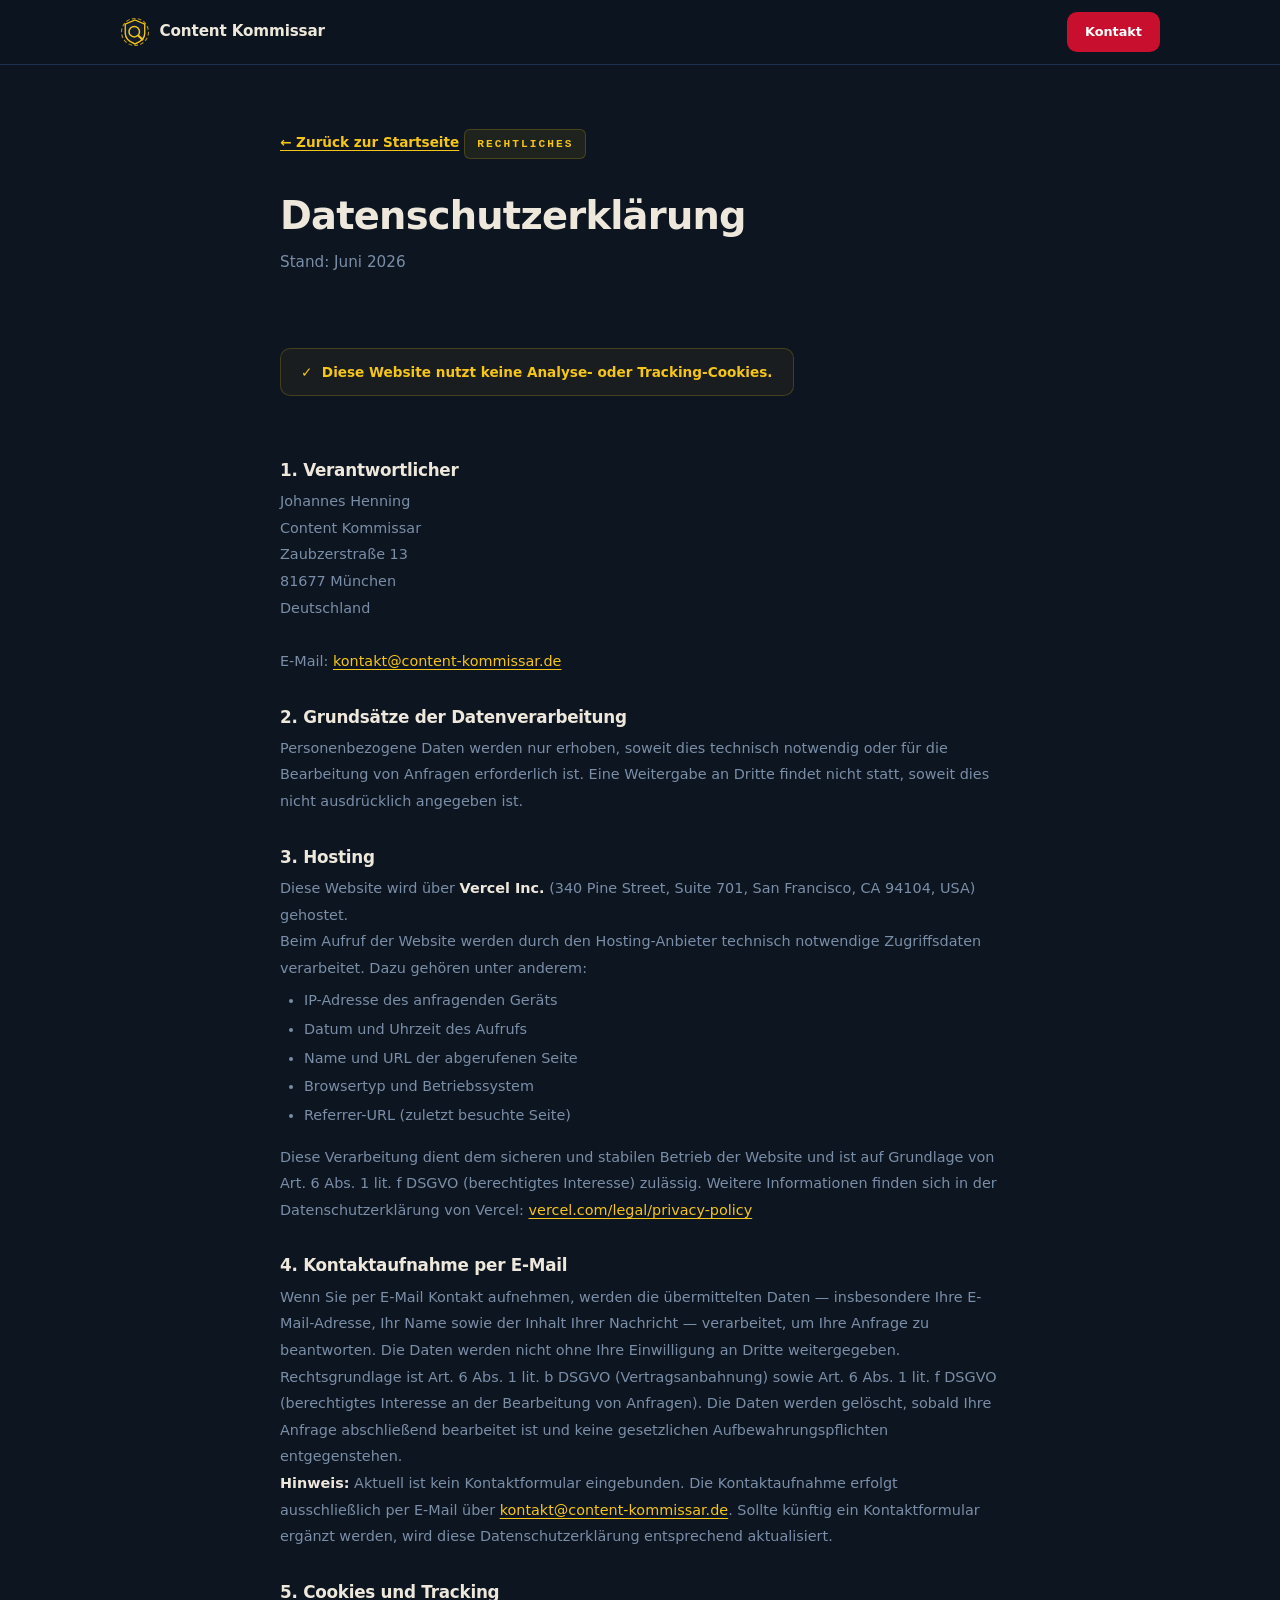
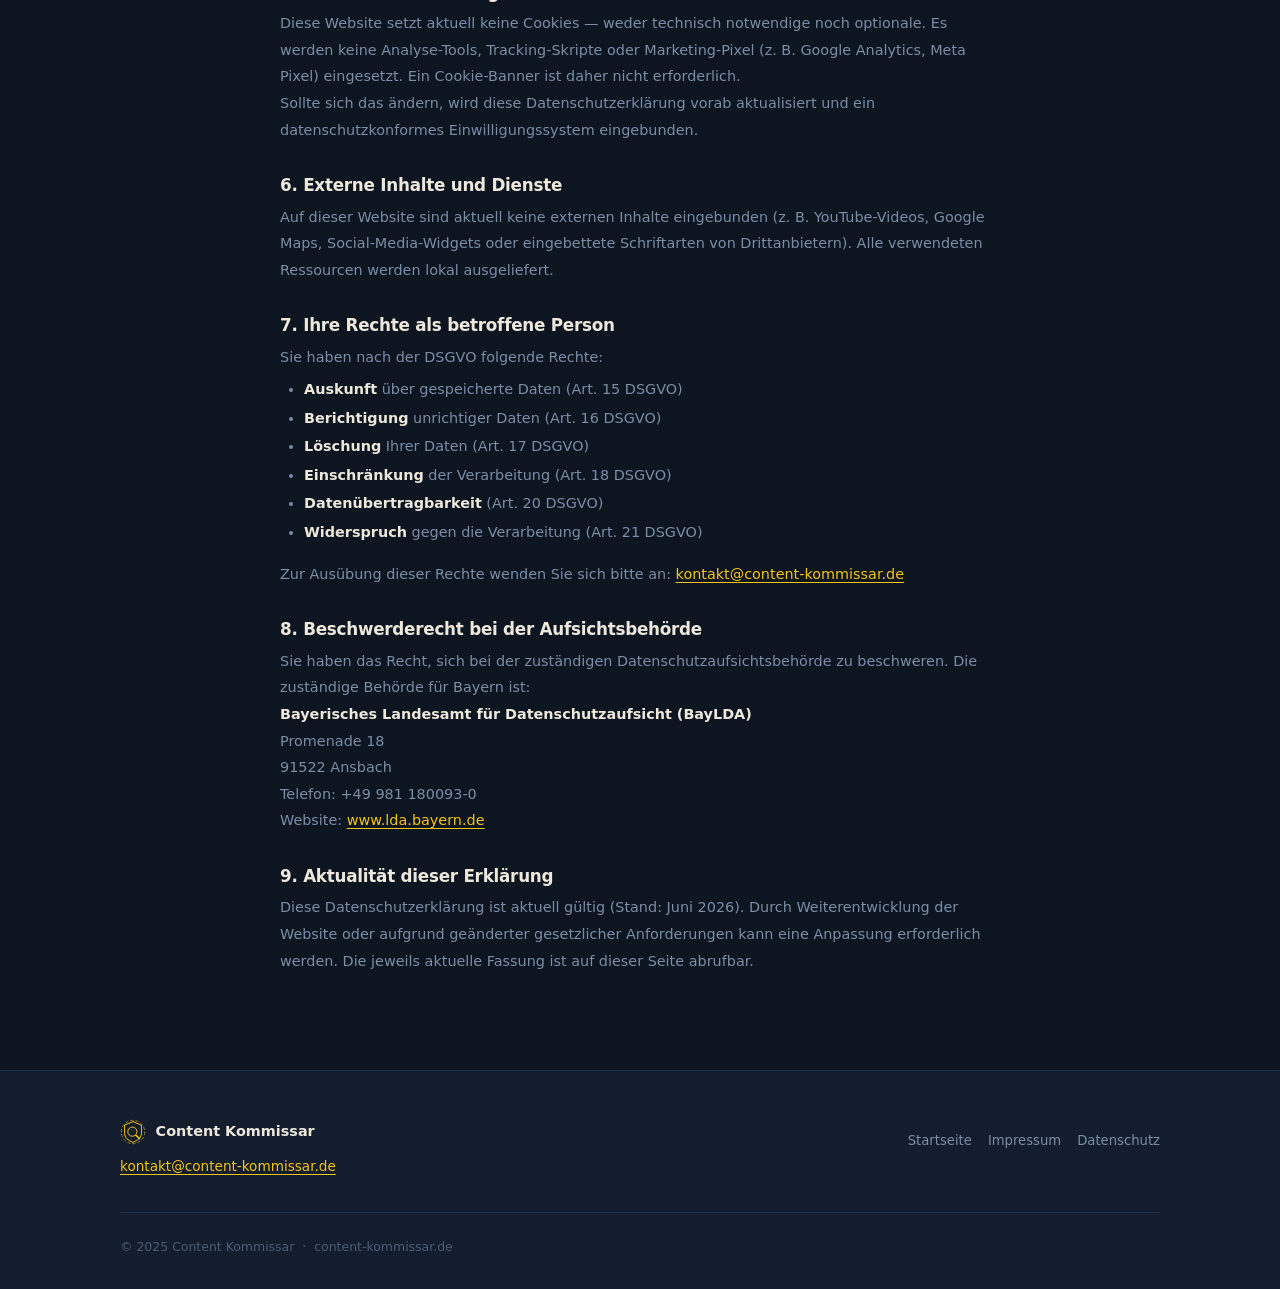
<file: datenschutz.html>
<!DOCTYPE html>
<html lang="de">
<head>
  <meta charset="UTF-8">
  <meta name="viewport" content="width=device-width, initial-scale=1.0">
  <title>Datenschutzerklärung – Content Kommissar</title>
  <meta name="robots" content="noindex, nofollow">
  <link rel="stylesheet" href="styles.css">
  <style>
    .legal-page { max-width: 720px; margin: 0 auto; padding: 4rem 0 6rem; }
    .legal-page h1 { font-size: clamp(1.8rem, 4vw, 2.4rem); margin-bottom: 0.5rem; }
    .legal-page .legal-intro { color: var(--text-muted); margin-bottom: 3rem; font-size: 0.95rem; }
    .legal-page h2 { font-size: 1.05rem; font-weight: 700; margin: 2rem 0 0.5rem; color: var(--text); }
    .legal-page h3 { font-size: 0.95rem; font-weight: 700; margin: 1.5rem 0 0.35rem; color: var(--text); }
    .legal-page p,
    .legal-page address { font-size: 0.9rem; color: var(--text-muted); line-height: 1.85; font-style: normal; }
    .legal-page ul { list-style: disc; padding-left: 1.5rem; margin: 0.5rem 0 1rem; }
    .legal-page ul li { font-size: 0.9rem; color: var(--text-muted); margin-bottom: 0.3rem; }
    .legal-page a { color: var(--gold); text-decoration: underline; text-underline-offset: 3px; }
    .legal-page a:hover { color: var(--gold-dark); }
    .no-tracking-badge {
      display: inline-flex;
      align-items: center;
      gap: 0.5rem;
      background: rgba(245, 197, 24, 0.05);
      border: 1px solid rgba(245, 197, 24, 0.2);
      border-radius: var(--radius-md);
      padding: 0.75rem 1.25rem;
      font-size: 0.85rem;
      color: var(--gold);
      font-weight: 600;
      margin: 1.5rem 0 2rem;
    }
    .back-link {
      display: inline-flex;
      align-items: center;
      gap: 0.4rem;
      font-size: 0.85rem;
      font-weight: 600;
      color: var(--text-muted);
      margin-bottom: 2.5rem;
      transition: color var(--transition);
    }
    .back-link:hover { color: var(--text); }
  </style>
</head>
<body>

<header class="nav-header">
  <div class="container nav-inner">
    <a href="index.html" class="nav-logo" aria-label="Content Kommissar – Startseite">
      <svg xmlns="http://www.w3.org/2000/svg" viewBox="0 0 40 40" width="30" height="30" aria-hidden="true">
        <circle cx="20" cy="20" r="18" fill="none" stroke="#f5c518" stroke-width="1.5" stroke-dasharray="5 3" opacity="0.7"/>
        <path d="M20 4 L33 9.5 L33 22 Q33 31 20 36 Q7 31 7 22 L7 9.5 Z" fill="#131d2e" stroke="#f5c518" stroke-width="1.8"/>
        <circle cx="19" cy="19.5" r="7" fill="none" stroke="#f5c518" stroke-width="2"/>
        <line x1="24.5" y1="25" x2="30" y2="30" stroke="#f5c518" stroke-width="2.8" stroke-linecap="round"/>
      </svg>
      <span>Content Kommissar</span>
    </a>
    <a href="mailto:kontakt@content-kommissar.de" class="btn btn-primary btn-sm">Kontakt</a>
  </div>
</header>

<main>
  <div class="container">
    <div class="legal-page">

      <a href="index.html" class="back-link">← Zurück zur Startseite</a>

      <div class="section-label">Rechtliches</div>
      <h1>Datenschutzerklärung</h1>
      <p class="legal-intro">Stand: Juni 2026</p>

      <div class="no-tracking-badge">
        ✓ &nbsp;Diese Website nutzt keine Analyse- oder Tracking-Cookies.
      </div>

      <!-- 1. Verantwortlicher -->
      <h2>1. Verantwortlicher</h2>
      <address>
        Johannes Henning<br>
        Content Kommissar<br>
        Zaubzerstraße 13<br>
        81677 München<br>
        Deutschland<br><br>
        E-Mail: <a href="mailto:kontakt@content-kommissar.de">kontakt@content-kommissar.de</a>
      </address>

      <!-- 2. Allgemeines -->
      <h2>2. Grundsätze der Datenverarbeitung</h2>
      <p>
        Personenbezogene Daten werden nur erhoben, soweit dies technisch notwendig oder für die
        Bearbeitung von Anfragen erforderlich ist. Eine Weitergabe an Dritte findet nicht statt,
        soweit dies nicht ausdrücklich angegeben ist.
      </p>

      <!-- 3. Hosting -->
      <h2>3. Hosting</h2>
      <p>
        Diese Website wird über <strong style="color: var(--text);">Vercel Inc.</strong>
        (340 Pine Street, Suite 701, San Francisco, CA 94104, USA) gehostet.
      </p>
      <p>
        Beim Aufruf der Website werden durch den Hosting-Anbieter technisch notwendige
        Zugriffsdaten verarbeitet. Dazu gehören unter anderem:
      </p>
      <ul>
        <li>IP-Adresse des anfragenden Geräts</li>
        <li>Datum und Uhrzeit des Aufrufs</li>
        <li>Name und URL der abgerufenen Seite</li>
        <li>Browsertyp und Betriebssystem</li>
        <li>Referrer-URL (zuletzt besuchte Seite)</li>
      </ul>
      <p>
        Diese Verarbeitung dient dem sicheren und stabilen Betrieb der Website und ist auf
        Grundlage von Art. 6 Abs. 1 lit. f DSGVO (berechtigtes Interesse) zulässig. Weitere
        Informationen finden sich in der Datenschutzerklärung von Vercel:
        <a href="https://vercel.com/legal/privacy-policy" target="_blank" rel="noopener noreferrer">
          vercel.com/legal/privacy-policy
        </a>
      </p>

      <!-- 4. Kontakt per E-Mail -->
      <h2>4. Kontaktaufnahme per E-Mail</h2>
      <p>
        Wenn Sie per E-Mail Kontakt aufnehmen, werden die übermittelten Daten — insbesondere
        Ihre E-Mail-Adresse, Ihr Name sowie der Inhalt Ihrer Nachricht — verarbeitet, um Ihre
        Anfrage zu beantworten. Die Daten werden nicht ohne Ihre Einwilligung an Dritte
        weitergegeben.
      </p>
      <p>
        Rechtsgrundlage ist Art. 6 Abs. 1 lit. b DSGVO (Vertragsanbahnung) sowie
        Art. 6 Abs. 1 lit. f DSGVO (berechtigtes Interesse an der Bearbeitung von Anfragen).
        Die Daten werden gelöscht, sobald Ihre Anfrage abschließend bearbeitet ist und keine
        gesetzlichen Aufbewahrungspflichten entgegenstehen.
      </p>
      <p>
        <strong style="color: var(--text);">Hinweis:</strong> Aktuell ist kein Kontaktformular
        eingebunden. Die Kontaktaufnahme erfolgt ausschließlich per E-Mail über
        <a href="mailto:kontakt@content-kommissar.de">kontakt@content-kommissar.de</a>. Sollte
        künftig ein Kontaktformular ergänzt werden, wird diese Datenschutzerklärung entsprechend
        aktualisiert.
      </p>

      <!-- 5. Cookies & Tracking -->
      <h2>5. Cookies und Tracking</h2>
      <p>
        Diese Website setzt aktuell keine Cookies — weder technisch notwendige noch optionale.
        Es werden keine Analyse-Tools, Tracking-Skripte oder Marketing-Pixel (z. B. Google
        Analytics, Meta Pixel) eingesetzt. Ein Cookie-Banner ist daher nicht erforderlich.
      </p>
      <p>
        Sollte sich das ändern, wird diese Datenschutzerklärung vorab aktualisiert und ein
        datenschutzkonformes Einwilligungssystem eingebunden.
      </p>

      <!-- 6. Externe Inhalte -->
      <h2>6. Externe Inhalte und Dienste</h2>
      <p>
        Auf dieser Website sind aktuell keine externen Inhalte eingebunden (z. B. YouTube-Videos,
        Google Maps, Social-Media-Widgets oder eingebettete Schriftarten von Drittanbietern).
        Alle verwendeten Ressourcen werden lokal ausgeliefert.
      </p>

      <!-- 7. Rechte -->
      <h2>7. Ihre Rechte als betroffene Person</h2>
      <p>Sie haben nach der DSGVO folgende Rechte:</p>
      <ul>
        <li><strong style="color: var(--text);">Auskunft</strong> über gespeicherte Daten (Art. 15 DSGVO)</li>
        <li><strong style="color: var(--text);">Berichtigung</strong> unrichtiger Daten (Art. 16 DSGVO)</li>
        <li><strong style="color: var(--text);">Löschung</strong> Ihrer Daten (Art. 17 DSGVO)</li>
        <li><strong style="color: var(--text);">Einschränkung</strong> der Verarbeitung (Art. 18 DSGVO)</li>
        <li><strong style="color: var(--text);">Datenübertragbarkeit</strong> (Art. 20 DSGVO)</li>
        <li><strong style="color: var(--text);">Widerspruch</strong> gegen die Verarbeitung (Art. 21 DSGVO)</li>
      </ul>
      <p>
        Zur Ausübung dieser Rechte wenden Sie sich bitte an:
        <a href="mailto:kontakt@content-kommissar.de">kontakt@content-kommissar.de</a>
      </p>

      <!-- 8. Aufsichtsbehörde -->
      <h2>8. Beschwerderecht bei der Aufsichtsbehörde</h2>
      <p>
        Sie haben das Recht, sich bei der zuständigen Datenschutzaufsichtsbehörde zu beschweren.
        Die zuständige Behörde für Bayern ist:
      </p>
      <address>
        <strong style="color: var(--text);">Bayerisches Landesamt für Datenschutzaufsicht (BayLDA)</strong><br>
        Promenade 18<br>
        91522 Ansbach<br>
        Telefon: +49 981 180093-0<br>
        Website: <a href="https://www.lda.bayern.de" target="_blank" rel="noopener noreferrer">www.lda.bayern.de</a>
      </address>

      <!-- 9. Aktualität -->
      <h2>9. Aktualität dieser Erklärung</h2>
      <p>
        Diese Datenschutzerklärung ist aktuell gültig (Stand: Juni 2026). Durch Weiterentwicklung
        der Website oder aufgrund geänderter gesetzlicher Anforderungen kann eine Anpassung
        erforderlich werden. Die jeweils aktuelle Fassung ist auf dieser Seite abrufbar.
      </p>

    </div>
  </div>
</main>

<footer class="site-footer">
  <div class="container footer-inner">
    <div class="footer-brand">
      <div class="footer-logo">
        <svg xmlns="http://www.w3.org/2000/svg" viewBox="0 0 40 40" width="26" height="26" aria-hidden="true">
          <circle cx="20" cy="20" r="18" fill="none" stroke="#f5c518" stroke-width="1.5" stroke-dasharray="5 3" opacity="0.6"/>
          <path d="M20 4 L33 9.5 L33 22 Q33 31 20 36 Q7 31 7 22 L7 9.5 Z" fill="#131d2e" stroke="#f5c518" stroke-width="1.5"/>
          <circle cx="19" cy="19.5" r="7" fill="none" stroke="#f5c518" stroke-width="1.5"/>
          <line x1="24.5" y1="25" x2="30" y2="30" stroke="#f5c518" stroke-width="2.5" stroke-linecap="round"/>
        </svg>
        <span>Content Kommissar</span>
      </div>
      <a href="mailto:kontakt@content-kommissar.de" class="footer-email">kontakt@content-kommissar.de</a>
    </div>
    <nav class="footer-nav" aria-label="Footer-Navigation">
      <a href="index.html">Startseite</a>
      <a href="impressum.html">Impressum</a>
      <a href="datenschutz.html">Datenschutz</a>
    </nav>
    <p class="footer-copy">© 2025 Content Kommissar &nbsp;·&nbsp; content-kommissar.de</p>
  </div>
</footer>

</body>
</html>
</file>
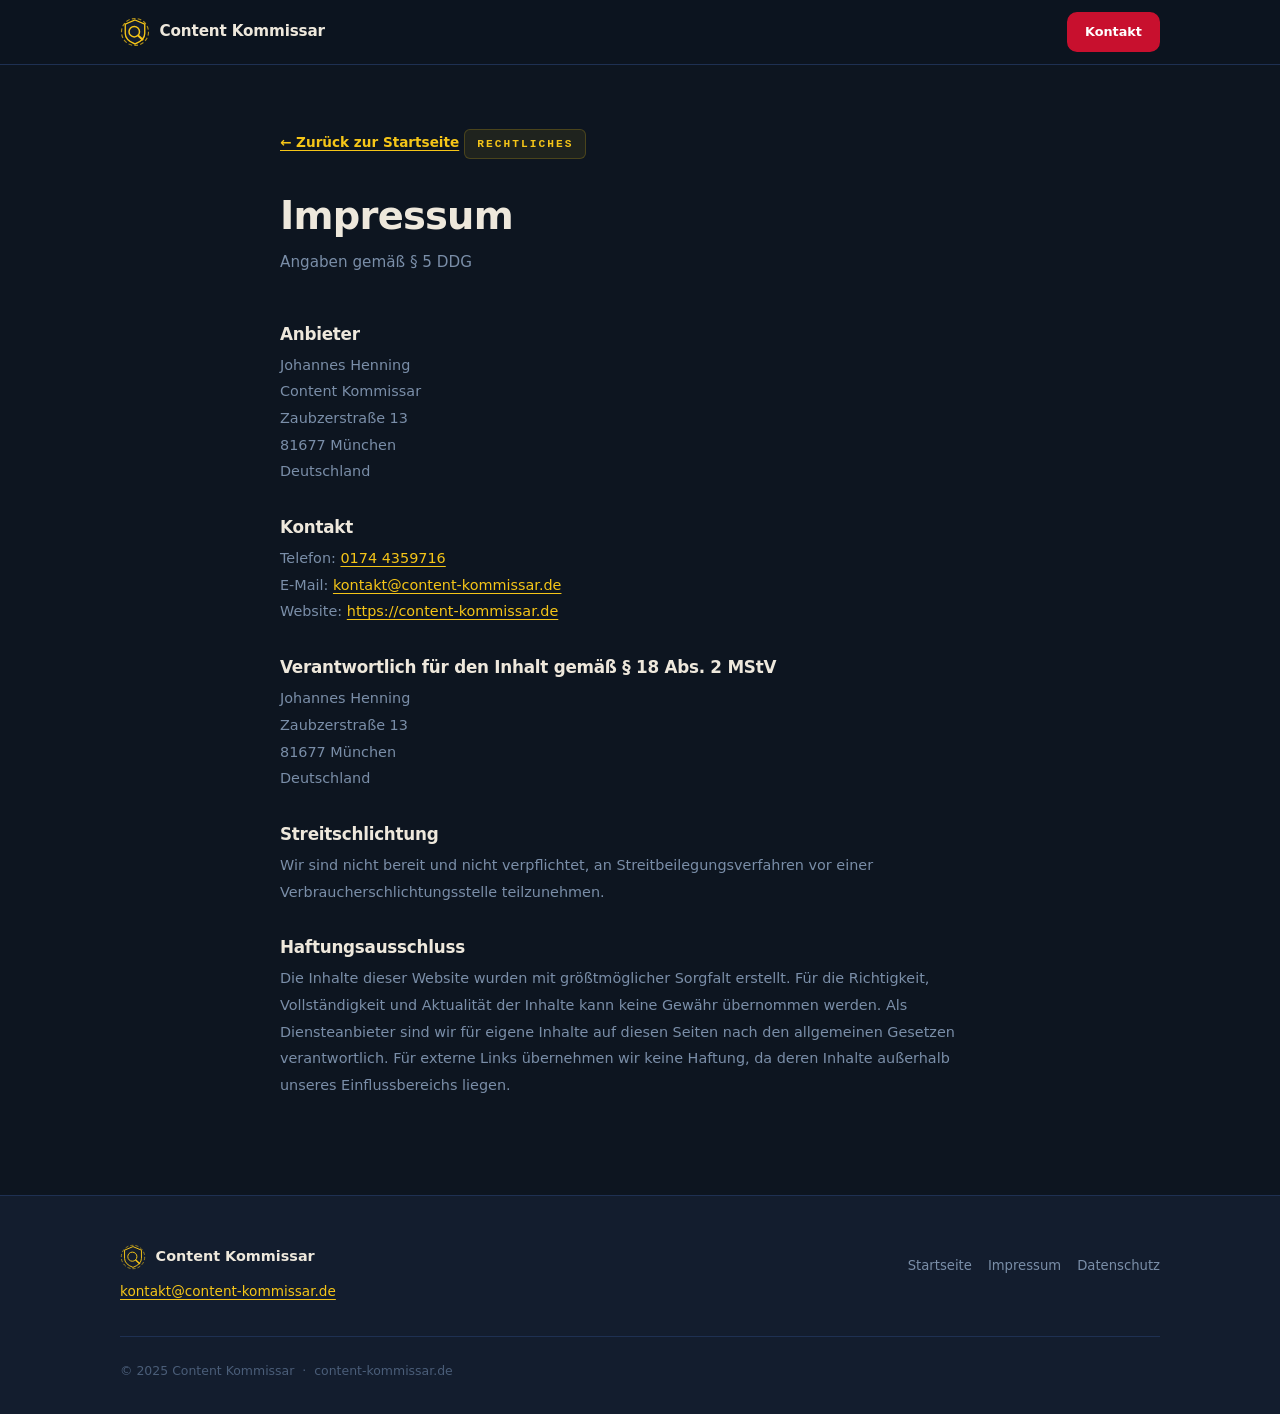
<file: impressum.html>
<!DOCTYPE html>
<html lang="de">
<head>
  <meta charset="UTF-8">
  <meta name="viewport" content="width=device-width, initial-scale=1.0">
  <title>Impressum – Content Kommissar</title>
  <meta name="robots" content="noindex, nofollow">
  <link rel="stylesheet" href="styles.css">
  <style>
    .legal-page { max-width: 720px; margin: 0 auto; padding: 4rem 0 6rem; }
    .legal-page h1 { font-size: clamp(1.8rem, 4vw, 2.4rem); margin-bottom: 0.5rem; }
    .legal-page .legal-intro { color: var(--text-muted); margin-bottom: 3rem; font-size: 0.95rem; }
    .legal-page h2 { font-size: 1.05rem; font-weight: 700; margin: 2rem 0 0.5rem; color: var(--text); }
    .legal-page p,
    .legal-page address { font-size: 0.9rem; color: var(--text-muted); line-height: 1.85; font-style: normal; }
    .legal-page a { color: var(--gold); text-decoration: underline; text-underline-offset: 3px; }
    .legal-page a:hover { color: var(--gold-dark); }
    .back-link {
      display: inline-flex;
      align-items: center;
      gap: 0.4rem;
      font-size: 0.85rem;
      font-weight: 600;
      color: var(--text-muted);
      margin-bottom: 2.5rem;
      transition: color var(--transition);
    }
    .back-link:hover { color: var(--text); }
  </style>
</head>
<body>

<header class="nav-header">
  <div class="container nav-inner">
    <a href="index.html" class="nav-logo" aria-label="Content Kommissar – Startseite">
      <svg xmlns="http://www.w3.org/2000/svg" viewBox="0 0 40 40" width="30" height="30" aria-hidden="true">
        <circle cx="20" cy="20" r="18" fill="none" stroke="#f5c518" stroke-width="1.5" stroke-dasharray="5 3" opacity="0.7"/>
        <path d="M20 4 L33 9.5 L33 22 Q33 31 20 36 Q7 31 7 22 L7 9.5 Z" fill="#131d2e" stroke="#f5c518" stroke-width="1.8"/>
        <circle cx="19" cy="19.5" r="7" fill="none" stroke="#f5c518" stroke-width="2"/>
        <line x1="24.5" y1="25" x2="30" y2="30" stroke="#f5c518" stroke-width="2.8" stroke-linecap="round"/>
      </svg>
      <span>Content Kommissar</span>
    </a>
    <a href="mailto:kontakt@content-kommissar.de" class="btn btn-primary btn-sm">Kontakt</a>
  </div>
</header>

<main>
  <div class="container">
    <div class="legal-page">

      <a href="index.html" class="back-link">← Zurück zur Startseite</a>

      <div class="section-label">Rechtliches</div>
      <h1>Impressum</h1>
      <p class="legal-intro">Angaben gemäß § 5 DDG</p>

      <h2>Anbieter</h2>
      <address>
        Johannes Henning<br>
        Content Kommissar<br>
        Zaubzerstraße 13<br>
        81677 München<br>
        Deutschland
      </address>

      <h2>Kontakt</h2>
      <p>
        Telefon: <a href="tel:+4917443597160">0174 4359716</a><br>
        E-Mail: <a href="mailto:kontakt@content-kommissar.de">kontakt@content-kommissar.de</a><br>
        Website: <a href="https://content-kommissar.de">https://content-kommissar.de</a>
      </p>

      <h2>Verantwortlich für den Inhalt gemäß § 18 Abs. 2 MStV</h2>
      <address>
        Johannes Henning<br>
        Zaubzerstraße 13<br>
        81677 München<br>
        Deutschland
      </address>

      <h2>Streitschlichtung</h2>
      <p>
        Wir sind nicht bereit und nicht verpflichtet, an Streitbeilegungsverfahren vor einer
        Verbraucherschlichtungsstelle teilzunehmen.
      </p>

      <h2>Haftungsausschluss</h2>
      <p>
        Die Inhalte dieser Website wurden mit größtmöglicher Sorgfalt erstellt. Für die
        Richtigkeit, Vollständigkeit und Aktualität der Inhalte kann keine Gewähr übernommen
        werden. Als Diensteanbieter sind wir für eigene Inhalte auf diesen Seiten nach den
        allgemeinen Gesetzen verantwortlich. Für externe Links übernehmen wir keine Haftung,
        da deren Inhalte außerhalb unseres Einflussbereichs liegen.
      </p>

    </div>
  </div>
</main>

<footer class="site-footer">
  <div class="container footer-inner">
    <div class="footer-brand">
      <div class="footer-logo">
        <svg xmlns="http://www.w3.org/2000/svg" viewBox="0 0 40 40" width="26" height="26" aria-hidden="true">
          <circle cx="20" cy="20" r="18" fill="none" stroke="#f5c518" stroke-width="1.5" stroke-dasharray="5 3" opacity="0.6"/>
          <path d="M20 4 L33 9.5 L33 22 Q33 31 20 36 Q7 31 7 22 L7 9.5 Z" fill="#131d2e" stroke="#f5c518" stroke-width="1.5"/>
          <circle cx="19" cy="19.5" r="7" fill="none" stroke="#f5c518" stroke-width="1.5"/>
          <line x1="24.5" y1="25" x2="30" y2="30" stroke="#f5c518" stroke-width="2.5" stroke-linecap="round"/>
        </svg>
        <span>Content Kommissar</span>
      </div>
      <a href="mailto:kontakt@content-kommissar.de" class="footer-email">kontakt@content-kommissar.de</a>
    </div>
    <nav class="footer-nav" aria-label="Footer-Navigation">
      <a href="index.html">Startseite</a>
      <a href="impressum.html">Impressum</a>
      <a href="datenschutz.html">Datenschutz</a>
    </nav>
    <p class="footer-copy">© 2025 Content Kommissar &nbsp;·&nbsp; content-kommissar.de</p>
  </div>
</footer>

</body>
</html>
</file>
<file: styles.css>
/* ============================================================
   CONTENT KOMMISSAR — styles.css
   Dark-Theme, mobile-first, keine externen Assets
   ============================================================ */

/* ── Custom Properties ────────────────────────────────────── */
:root {
  --bg:           #0d1520;
  --surface:      #131d2e;
  --surface-2:    #182438;
  --surface-3:    #1d2c45;
  --border:       #1e3052;
  --border-light: #253c65;
  --text:         #eee8dc;
  --text-muted:   #7a8ea8;
  --text-faint:   #4a5d78;
  --accent:       #c8102e;
  --accent-hover: #a50d26;
  --accent-bg:    rgba(200, 16, 46, 0.08);
  --gold:         #f5c518;
  --gold-dark:    #c9a00e;
  --gold-bg:      rgba(245, 197, 24, 0.08);
  --radius:       6px;
  --radius-md:    10px;
  --radius-lg:    16px;
  --shadow:       0 2px 16px rgba(0,0,0,0.4);
  --shadow-lg:    0 8px 40px rgba(0,0,0,0.5);
  --transition:   0.2s ease;
  --font:         system-ui, -apple-system, BlinkMacSystemFont, "Segoe UI", "Helvetica Neue", Arial, sans-serif;
  --font-mono:    ui-monospace, "SF Mono", "Cascadia Mono", "Courier New", monospace;
}

/* ── Reset ────────────────────────────────────────────────── */
*, *::before, *::after { box-sizing: border-box; margin: 0; padding: 0; }
html { scroll-behavior: smooth; font-size: 16px; -webkit-text-size-adjust: 100%; }
body {
  font-family: var(--font);
  background: var(--bg);
  color: var(--text);
  line-height: 1.65;
  overflow-x: hidden;
}
img, svg { display: block; max-width: 100%; }
ul { list-style: none; }
a { color: inherit; text-decoration: none; }
button { font-family: inherit; cursor: pointer; background: none; border: none; }

/* ── Typography ───────────────────────────────────────────── */
h1, h2, h3, h4 { line-height: 1.2; font-weight: 800; color: var(--text); }
h1 { font-size: clamp(2rem, 5vw, 3.2rem); letter-spacing: -0.02em; }
h2 { font-size: clamp(1.6rem, 3.5vw, 2.4rem); letter-spacing: -0.015em; }
h3 { font-size: clamp(1.05rem, 2vw, 1.25rem); font-weight: 700; }
p  { color: var(--text-muted); }
strong { color: var(--text); font-weight: 700; }

/* ── Layout ───────────────────────────────────────────────── */
.container {
  width: 100%;
  max-width: 1120px;
  margin: 0 auto;
  padding: 0 1.25rem;
}
@media (min-width: 640px)  { .container { padding: 0 2rem; } }
@media (min-width: 1024px) { .container { padding: 0 2.5rem; } }

.section { padding: 5rem 0; }
@media (min-width: 1024px) { .section { padding: 7rem 0; } }

.grid { display: grid; gap: 1.25rem; }
.grid-2 { grid-template-columns: 1fr; }
.grid-3 { grid-template-columns: 1fr; }
@media (min-width: 640px) {
  .grid-2 { grid-template-columns: repeat(2, 1fr); }
  .grid-3 { grid-template-columns: repeat(2, 1fr); }
}
@media (min-width: 1024px) {
  .grid-3 { grid-template-columns: repeat(3, 1fr); }
}

/* ── Section Labels ───────────────────────────────────────── */
.section-label {
  font-family: var(--font-mono);
  font-size: 0.7rem;
  font-weight: 700;
  letter-spacing: 0.18em;
  text-transform: uppercase;
  color: var(--gold);
  background: var(--gold-bg);
  border: 1px solid rgba(245,197,24,0.2);
  display: inline-block;
  padding: 0.3rem 0.75rem;
  border-radius: var(--radius);
  margin-bottom: 1.25rem;
}
.section-headline {
  margin-bottom: 1rem;
}
.section-subtext {
  max-width: 640px;
  margin-bottom: 2.5rem;
  font-size: 1.05rem;
  color: var(--text-muted);
}
@media (min-width: 1024px) { .section-subtext { margin-bottom: 3.5rem; } }

/* ── Buttons ──────────────────────────────────────────────── */
.btn {
  display: inline-flex;
  align-items: center;
  justify-content: center;
  gap: 0.5rem;
  font-weight: 700;
  border-radius: var(--radius-md);
  transition: all var(--transition);
  text-align: center;
  white-space: nowrap;
}
.btn:focus-visible {
  outline: 2px solid var(--gold);
  outline-offset: 3px;
}
.btn-primary {
  background: var(--accent);
  color: #fff;
  border: 2px solid var(--accent);
}
.btn-primary:hover { background: var(--accent-hover); border-color: var(--accent-hover); transform: translateY(-1px); box-shadow: 0 4px 16px rgba(200,16,46,0.35); }
.btn-secondary {
  background: transparent;
  color: var(--text);
  border: 2px solid var(--border-light);
}
.btn-secondary:hover { border-color: var(--gold); color: var(--gold); transform: translateY(-1px); }
.btn-ghost {
  background: transparent;
  color: var(--text-muted);
  border: 2px solid transparent;
  padding: 0;
}
.btn-ghost:hover { color: var(--text); }

.btn-sm  { font-size: 0.8rem;  padding: 0.45rem 1rem; }
.btn-md  { font-size: 0.9rem;  padding: 0.6rem 1.4rem; }
.btn-lg  { font-size: 0.95rem; padding: 0.75rem 1.75rem; }
.btn-xl  { font-size: 1.05rem; padding: 0.9rem 2.25rem; }
.btn-full { width: 100%; }

/* ── Cards ────────────────────────────────────────────────── */
.card {
  background: var(--surface);
  border: 1px solid var(--border);
  border-radius: var(--radius-lg);
  padding: 1.75rem;
  transition: border-color var(--transition), transform var(--transition);
}
.card:hover { border-color: var(--border-light); }
.card-featured {
  border-color: var(--gold);
  background: linear-gradient(135deg, var(--surface), var(--surface-2));
  box-shadow: 0 0 0 1px rgba(245,197,24,0.1), var(--shadow);
  position: relative;
}
.card-featured:hover { border-color: var(--gold); box-shadow: 0 0 24px rgba(245,197,24,0.12), var(--shadow-lg); }

/* ── Badges ───────────────────────────────────────────────── */
.badge {
  display: inline-block;
  font-size: 0.75rem;
  font-weight: 600;
  padding: 0.35rem 0.85rem;
  border-radius: 999px;
}
.badge-trust {
  background: var(--surface-2);
  border: 1px solid var(--border-light);
  color: var(--text-muted);
}

/* ============================================================
   NAV HEADER
   ============================================================ */
.nav-header {
  position: sticky;
  top: 0;
  z-index: 100;
  background: rgba(13,21,32,0.9);
  backdrop-filter: blur(12px);
  -webkit-backdrop-filter: blur(12px);
  border-bottom: 1px solid var(--border);
  transition: box-shadow var(--transition);
}
.nav-header.scrolled { box-shadow: 0 2px 20px rgba(0,0,0,0.5); }
.nav-inner {
  display: flex;
  align-items: center;
  justify-content: space-between;
  gap: 1rem;
  height: 64px;
}
.nav-logo {
  display: flex;
  align-items: center;
  gap: 0.6rem;
  font-weight: 800;
  font-size: 0.95rem;
  letter-spacing: -0.01em;
  flex-shrink: 0;
  transition: opacity var(--transition);
}
.nav-logo:hover { opacity: 0.85; }
.nav-links {
  display: none;
  align-items: center;
  gap: 0.25rem;
}
.nav-links a {
  font-size: 0.875rem;
  font-weight: 600;
  color: var(--text-muted);
  padding: 0.4rem 0.75rem;
  border-radius: var(--radius);
  transition: color var(--transition), background var(--transition);
}
.nav-links a:hover { color: var(--text); background: var(--surface-2); }
.nav-links a:focus-visible { outline: 2px solid var(--gold); outline-offset: 2px; }
@media (min-width: 768px) { .nav-links { display: flex; } }

/* Mobile menu toggle */
.nav-toggle {
  display: flex;
  flex-direction: column;
  gap: 5px;
  padding: 0.4rem;
  border-radius: var(--radius);
}
.nav-toggle span {
  display: block;
  width: 22px;
  height: 2px;
  background: var(--text-muted);
  border-radius: 2px;
  transition: all var(--transition);
}
.nav-toggle.active span:nth-child(1) { transform: translateY(7px) rotate(45deg); }
.nav-toggle.active span:nth-child(2) { opacity: 0; }
.nav-toggle.active span:nth-child(3) { transform: translateY(-7px) rotate(-45deg); }
@media (min-width: 768px) { .nav-toggle { display: none; } }

/* Mobile nav menu */
.mobile-nav {
  display: none;
  position: fixed;
  top: 64px;
  left: 0;
  right: 0;
  background: var(--surface);
  border-bottom: 1px solid var(--border);
  padding: 1rem 1.25rem 1.5rem;
  z-index: 99;
  flex-direction: column;
  gap: 0.5rem;
}
.mobile-nav.open { display: flex; }
.mobile-nav a {
  font-size: 1rem;
  font-weight: 600;
  color: var(--text-muted);
  padding: 0.6rem 0.75rem;
  border-radius: var(--radius);
}
.mobile-nav a:hover { color: var(--text); background: var(--surface-2); }
.mobile-nav .btn { margin-top: 0.5rem; }

/* ============================================================
   HERO SECTION
   ============================================================ */
.section-hero {
  position: relative;
  padding: 4rem 0 5rem;
  overflow: hidden;
}
@media (min-width: 1024px) { .section-hero { padding: 6rem 0 7rem; } }
.hero-inner {
  display: grid;
  grid-template-columns: 1fr;
  gap: 3rem;
  align-items: center;
}
@media (min-width: 900px) {
  .hero-inner {
    grid-template-columns: minmax(0, 1fr) 340px;
    gap: 3rem;
    align-items: center;
  }
}
@media (min-width: 1200px) {
  .hero-inner {
    grid-template-columns: minmax(0, 1fr) 380px;
    gap: 4.5rem;
  }
}
.hero-content { max-width: 620px; min-width: 0; }
.hero-badge-row { margin-bottom: 1.5rem; }
.hero-headline {
  margin-bottom: 1.25rem;
  background: linear-gradient(135deg, var(--text) 60%, var(--text-muted));
  -webkit-background-clip: text;
  -webkit-text-fill-color: transparent;
  background-clip: text;
}
.hero-subheadline {
  font-size: clamp(1rem, 2vw, 1.15rem);
  color: var(--text-muted);
  margin-bottom: 2rem;
  line-height: 1.7;
}
.hero-cta-group {
  display: flex;
  flex-wrap: wrap;
  gap: 0.75rem;
  margin-bottom: 1rem;
}
.hero-note {
  font-size: 0.8rem;
  color: var(--text-faint);
  letter-spacing: 0.05em;
}
.hero-visual {
  display: none;
}
@media (min-width: 900px) {
  .hero-visual {
    display: flex;
    flex-direction: column;
    align-items: center;
    gap: 0;
  }
}
.hero-badge-svg {
  width: min(220px, 100%);
  height: auto;
  filter: drop-shadow(0 0 28px rgba(245,197,24,0.18));
  animation: badge-float 4s ease-in-out infinite;
}
@keyframes badge-float {
  0%, 100% { transform: translateY(0); }
  50%       { transform: translateY(-7px); }
}
/* Markenname unter dem Badge — HTML-Element für saubere Typografie */
.hero-brand-name {
  text-align: center;
  margin: 0.7rem 0 0.3rem;
  line-height: 1;
}
.hero-brand-name span {
  display: block;
  font-family: Georgia, "Times New Roman", serif;
  font-size: 0.66rem;
  font-weight: 700;
  color: #ffffff;
  letter-spacing: 0.28em;
  text-transform: uppercase;
  line-height: 1.6;
}
.case-tag {
  font-family: var(--font-mono);
  font-size: 0.58rem;
  font-weight: 700;
  letter-spacing: 0.12em;
  color: var(--text-faint);
  border: 1px solid var(--border);
  padding: 0.22rem 0.65rem;
  border-radius: var(--radius);
  margin-top: 0.35rem;
  white-space: nowrap;
}

/* Background grid */
.hero-bg-grid {
  position: absolute;
  inset: 0;
  background-image:
    linear-gradient(var(--border) 1px, transparent 1px),
    linear-gradient(90deg, var(--border) 1px, transparent 1px);
  background-size: 40px 40px;
  opacity: 0.18;
  pointer-events: none;
  mask-image: radial-gradient(ellipse 80% 80% at 50% 50%, black 20%, transparent 100%);
  -webkit-mask-image: radial-gradient(ellipse 80% 80% at 50% 50%, black 20%, transparent 100%);
}

/* ============================================================
   PROBLEM SECTION
   ============================================================ */
.section-problem {
  background: var(--surface);
  border-top: 1px solid var(--border);
  border-bottom: 1px solid var(--border);
}
.problem-grid { gap: 1.25rem; }
.card-problem { text-align: left; }
.problem-icon {
  width: 48px;
  height: 48px;
  margin-bottom: 1.25rem;
}
.card-problem h3 { margin-bottom: 0.6rem; font-size: 1.1rem; }
.card-problem p  { font-size: 0.925rem; }

/* ============================================================
   PROCESS SECTION
   ============================================================ */
.section-process {}
.process-steps {
  display: flex;
  flex-direction: column;
  gap: 0;
}
@media (min-width: 768px) {
  .process-steps {
    display: grid;
    grid-template-columns: 1fr auto 1fr auto 1fr auto 1fr;
    align-items: start;
    gap: 0;
  }
}
.process-step {
  background: var(--surface);
  border: 1px solid var(--border);
  border-radius: var(--radius-lg);
  padding: 1.75rem 1.5rem;
  position: relative;
  transition: border-color var(--transition);
}
.process-step:hover { border-color: var(--border-light); }
.step-number {
  font-family: var(--font-mono);
  font-size: 2rem;
  font-weight: 900;
  color: var(--gold);
  opacity: 0.25;
  line-height: 1;
  margin-bottom: 0.75rem;
  letter-spacing: -0.04em;
}
.process-step:hover .step-number { opacity: 0.5; }
.step-content h3 { margin-bottom: 0.5rem; font-size: 1rem; }
.step-content p   { font-size: 0.875rem; }
.process-connector {
  display: none;
}
@media (min-width: 768px) {
  .process-connector {
    display: flex;
    align-items: center;
    padding-top: 3rem;
    color: var(--border-light);
  }
  .process-connector::after {
    content: "→";
    font-size: 1.5rem;
    color: var(--gold);
    opacity: 0.4;
  }
}
/* Mobile: vertical connector */
@media (max-width: 767px) {
  .process-step + .process-step { margin-top: 0.75rem; }
}

/* ============================================================
   PROFIL-CHECK SECTION
   ============================================================ */
.section-check {
  background: var(--surface);
  border-top: 1px solid var(--border);
  border-bottom: 1px solid var(--border);
}
.check-inner {
  display: grid;
  grid-template-columns: 1fr;
  gap: 3rem;
  align-items: start;
}
@media (min-width: 900px) {
  .check-inner {
    grid-template-columns: 1fr 1fr;
    gap: 4rem;
    align-items: center;
  }
}
.check-list {
  display: flex;
  flex-direction: column;
  gap: 1rem;
  margin-bottom: 2rem;
}
.check-list li {
  display: flex;
  gap: 1rem;
  align-items: flex-start;
  padding: 1rem 1.25rem;
  background: var(--surface-2);
  border: 1px solid var(--border);
  border-radius: var(--radius-md);
  transition: border-color var(--transition);
}
.check-list li:hover { border-color: var(--border-light); }
.check-item-icon {
  color: var(--accent);
  font-size: 1rem;
  line-height: 1.4;
  flex-shrink: 0;
}
.check-list li strong { display: block; font-size: 0.95rem; margin-bottom: 0.15rem; }
.check-list li span   { font-size: 0.85rem; color: var(--text-muted); }

/* Akte (File) Visual */
.akte-card {
  background: var(--surface-2);
  border: 1px solid var(--border-light);
  border-radius: var(--radius-lg);
  overflow: hidden;
  font-family: var(--font-mono);
  font-size: 0.8rem;
  box-shadow: var(--shadow);
}
.akte-header {
  background: var(--surface-3);
  border-bottom: 1px solid var(--border-light);
  padding: 0.75rem 1.25rem;
  display: flex;
  justify-content: space-between;
  align-items: center;
  flex-wrap: wrap;
  gap: 0.5rem;
}
.akte-stamp {
  font-size: 0.65rem;
  font-weight: 900;
  letter-spacing: 0.2em;
  color: var(--accent);
  border: 1.5px solid var(--accent);
  padding: 0.2rem 0.5rem;
  border-radius: 3px;
  opacity: 0.9;
}
.akte-number {
  font-size: 0.65rem;
  color: var(--text-faint);
  letter-spacing: 0.1em;
}
.akte-field {
  padding: 1rem 1.25rem;
  border-bottom: 1px solid var(--border);
}
.akte-field:last-of-type { border-bottom: none; }
.akte-label {
  display: block;
  font-size: 0.6rem;
  font-weight: 700;
  letter-spacing: 0.15em;
  text-transform: uppercase;
  color: var(--text-faint);
  margin-bottom: 0.4rem;
}
.akte-value { color: var(--text-muted); }
.akte-blank { border-bottom: 1px solid var(--border-light); padding-bottom: 0.1rem; display: block; }
.akte-findings { display: flex; flex-direction: column; gap: 0.35rem; margin-top: 0.35rem; }
.akte-finding { color: var(--text-muted); font-size: 0.78rem; }
.akte-footer {
  background: var(--surface-3);
  border-top: 1px solid var(--border-light);
  padding: 0.6rem 1.25rem;
  text-align: center;
  font-size: 0.6rem;
  color: var(--text-faint);
  letter-spacing: 0.12em;
  text-transform: uppercase;
}

/* ============================================================
   ANGEBOTE / PRICING SECTION
   ============================================================ */
.section-offers {}
.offers-grid { align-items: start; }
.card-offer { display: flex; flex-direction: column; gap: 0; }
.offer-tag {
  font-size: 0.68rem;
  font-weight: 700;
  letter-spacing: 0.15em;
  text-transform: uppercase;
  color: var(--text-faint);
  background: var(--surface-2);
  border: 1px solid var(--border);
  display: inline-block;
  padding: 0.25rem 0.65rem;
  border-radius: var(--radius);
  margin-bottom: 1rem;
  align-self: flex-start;
}
.offer-tag-featured {
  color: var(--gold);
  background: var(--gold-bg);
  border-color: rgba(245,197,24,0.25);
}
.offer-name { font-size: 1.1rem; margin-bottom: 0.5rem; }
.offer-price {
  font-size: 2rem;
  font-weight: 900;
  color: var(--text);
  letter-spacing: -0.03em;
  margin-bottom: 0.75rem;
}
.offer-period { font-size: 0.9rem; font-weight: 500; color: var(--text-muted); }
.offer-desc {
  font-size: 0.9rem;
  margin-bottom: 1.25rem;
  padding-bottom: 1.25rem;
  border-bottom: 1px solid var(--border);
}
.offer-features {
  flex: 1;
  display: flex;
  flex-direction: column;
  gap: 0.5rem;
  margin-bottom: 1.5rem;
}
.offer-features li {
  font-size: 0.875rem;
  color: var(--text-muted);
  padding-left: 1.25rem;
  position: relative;
}
.offer-features li::before {
  content: "✓";
  position: absolute;
  left: 0;
  color: var(--gold);
  font-weight: 700;
}

/* Teaser line under pricing cards */
.offers-teaser {
  margin-top: 2rem;
  text-align: center;
  font-size: 0.875rem;
  color: var(--text-faint);
  border-top: 1px solid var(--border);
  padding-top: 1.5rem;
  display: flex;
  align-items: center;
  justify-content: center;
  gap: 0.5rem;
}
.offers-teaser-icon {
  color: var(--gold);
  font-size: 1rem;
}

/* ============================================================
   ZIELGRUPPE / AUDIENCE SECTION
   ============================================================ */
.section-audience {
  background: var(--surface);
  border-top: 1px solid var(--border);
  border-bottom: 1px solid var(--border);
}
.audience-grid {
  display: grid;
  grid-template-columns: 1fr 1fr;
  gap: 1rem;
  margin-bottom: 2rem;
}
@media (min-width: 768px)  { .audience-grid { grid-template-columns: repeat(3, 1fr); } }
@media (min-width: 1024px) { .audience-grid { grid-template-columns: repeat(3, 1fr); } }
.audience-card {
  background: var(--surface-2);
  border: 1px solid var(--border);
  border-radius: var(--radius-lg);
  padding: 1.5rem 1.25rem;
  text-align: center;
  transition: border-color var(--transition), transform var(--transition);
}
.audience-card:hover { border-color: var(--border-light); transform: translateY(-2px); }
.audience-icon {
  width: 48px;
  height: 48px;
  margin: 0 auto 1rem;
}
.audience-card h3 { font-size: 0.9rem; font-weight: 700; margin-bottom: 0.5rem; }
.audience-card p  { font-size: 0.8rem; }
.audience-note {
  background: var(--surface-2);
  border: 1px solid var(--border);
  border-radius: var(--radius-md);
  padding: 1.25rem 1.5rem;
  font-size: 0.9rem;
}
.audience-note a {
  color: var(--gold);
  text-decoration: underline;
  text-underline-offset: 3px;
}
.audience-note a:hover { color: var(--gold-dark); }

/* ============================================================
   CONTENT EXAMPLES SECTION
   ============================================================ */
.section-examples {}
/* 6 Beispiele: 1→2→3 Spalten */
.examples-grid {
  gap: 1.25rem;
  grid-template-columns: 1fr;
}
@media (min-width: 640px)  { .examples-grid { grid-template-columns: repeat(2, 1fr); } }
@media (min-width: 1024px) { .examples-grid { grid-template-columns: repeat(3, 1fr); } }
.example-card {
  background: var(--surface);
  border: 1px solid var(--border);
  border-radius: var(--radius-lg);
  padding: 1.5rem;
  transition: border-color var(--transition), transform var(--transition);
  position: relative;
  overflow: hidden;
}
.example-card::before {
  content: "";
  position: absolute;
  left: 0;
  top: 0;
  bottom: 0;
  width: 3px;
  background: var(--accent);
  border-radius: 3px 0 0 3px;
  opacity: 0;
  transition: opacity var(--transition);
}
.example-card:hover { border-color: var(--border-light); transform: translateY(-2px); }
.example-card:hover::before { opacity: 1; }
.example-meta {
  display: flex;
  align-items: center;
  gap: 0.5rem;
  margin-bottom: 0.75rem;
  flex-wrap: wrap;
}
.example-platform {
  font-size: 0.7rem;
  font-family: var(--font-mono);
  color: var(--text-faint);
  letter-spacing: 0.05em;
}
.example-type {
  font-size: 0.68rem;
  font-weight: 600;
  letter-spacing: 0.1em;
  text-transform: uppercase;
  color: var(--accent);
  background: var(--accent-bg);
  border: 1px solid rgba(200,16,46,0.2);
  padding: 0.15rem 0.5rem;
  border-radius: var(--radius);
}
.example-headline {
  font-size: 1rem;
  font-weight: 700;
  margin-bottom: 0.6rem;
  line-height: 1.35;
}
.example-desc { font-size: 0.875rem; margin-bottom: 1rem; }
.example-tag {
  font-size: 0.68rem;
  font-weight: 600;
  letter-spacing: 0.08em;
  color: var(--gold);
  background: var(--gold-bg);
  border: 1px solid rgba(245,197,24,0.15);
  display: inline-block;
  padding: 0.2rem 0.6rem;
  border-radius: var(--radius);
}

/* ============================================================
   FAQ SECTION
   ============================================================ */
.section-faq {
  background: var(--surface);
  border-top: 1px solid var(--border);
  border-bottom: 1px solid var(--border);
}
.faq-container .section-headline { margin-bottom: 2.5rem; }
.faq-list {
  max-width: 780px;
  display: flex;
  flex-direction: column;
  gap: 0.75rem;
}
.faq-item {
  background: var(--surface-2);
  border: 1px solid var(--border);
  border-radius: var(--radius-md);
  overflow: hidden;
  transition: border-color var(--transition);
}
.faq-item[open] { border-color: var(--border-light); }
.faq-item[open] .faq-question::after { transform: rotate(45deg); }
.faq-question {
  display: flex;
  align-items: center;
  justify-content: space-between;
  padding: 1.1rem 1.25rem;
  font-size: 0.95rem;
  font-weight: 700;
  color: var(--text);
  cursor: pointer;
  list-style: none;
  gap: 1rem;
  transition: color var(--transition);
}
.faq-question::-webkit-details-marker { display: none; }
.faq-question:hover { color: var(--gold); }
.faq-question::after {
  content: "+";
  font-size: 1.25rem;
  font-weight: 400;
  color: var(--gold);
  flex-shrink: 0;
  transition: transform var(--transition);
}
.faq-answer {
  padding: 0 1.25rem 1.25rem;
  border-top: 1px solid var(--border);
  padding-top: 1rem;
}
.faq-answer p { font-size: 0.925rem; line-height: 1.7; }

/* ============================================================
   FINAL CTA SECTION
   ============================================================ */
.section-final-cta {
  padding: 6rem 0;
  background: radial-gradient(ellipse 70% 60% at 50% 50%, rgba(200,16,46,0.07) 0%, transparent 70%);
  position: relative;
}
.final-cta-inner {
  text-align: center;
  max-width: 600px;
  margin: 0 auto;
}
.final-cta-badge { margin: 0 auto 1.5rem; }
.final-cta-headline {
  font-size: clamp(1.6rem, 3.5vw, 2.4rem);
  margin-bottom: 1rem;
  letter-spacing: -0.02em;
}
.final-cta-sub {
  font-size: 1.05rem;
  margin-bottom: 2rem;
}
.final-cta-note {
  font-size: 0.8rem;
  color: var(--text-faint);
  margin-top: 0.75rem;
  letter-spacing: 0.04em;
}

/* ============================================================
   FOOTER
   ============================================================ */
.site-footer {
  background: var(--surface);
  border-top: 1px solid var(--border);
  padding: 3rem 0 2rem;
}
.footer-inner {
  display: grid;
  grid-template-columns: 1fr;
  gap: 2rem;
  align-items: start;
}
@media (min-width: 768px) {
  .footer-inner {
    grid-template-columns: 1fr auto;
    align-items: center;
  }
}
.footer-logo {
  display: flex;
  align-items: center;
  gap: 0.6rem;
  font-size: 0.9rem;
  font-weight: 800;
  margin-bottom: 0.5rem;
}
.footer-tagline {
  font-size: 0.85rem;
  margin-bottom: 0.5rem;
  max-width: 360px;
}
.footer-email {
  font-size: 0.85rem;
  color: var(--gold);
  text-decoration: underline;
  text-underline-offset: 3px;
  transition: color var(--transition);
}
.footer-email:hover { color: var(--gold-dark); }
.footer-nav {
  display: flex;
  flex-wrap: wrap;
  gap: 0.25rem 1rem;
  margin-bottom: 1rem;
}
@media (min-width: 768px) {
  .footer-nav { justify-content: flex-end; }
}
.footer-nav a {
  font-size: 0.825rem;
  color: var(--text-muted);
  transition: color var(--transition);
}
.footer-nav a:hover { color: var(--text); }
.footer-nav a:focus-visible { outline: 2px solid var(--gold); outline-offset: 2px; border-radius: 2px; }
.footer-copy {
  font-size: 0.78rem;
  color: var(--text-faint);
  grid-column: 1 / -1;
  padding-top: 1.5rem;
  border-top: 1px solid var(--border);
}
@media (min-width: 768px) { .footer-copy { text-align: left; } }

/* ============================================================
   SCROLL ANIMATIONS
   ============================================================ */
.reveal {
  opacity: 0;
  transform: translateY(20px);
  transition: opacity 0.55s ease, transform 0.55s ease;
}
.reveal.visible {
  opacity: 1;
  transform: translateY(0);
}

/* ============================================================
   FOCUS VISIBLE — accessibility
   ============================================================ */
:focus-visible {
  outline: 2px solid var(--gold);
  outline-offset: 3px;
}

/* ============================================================
   SCROLLBAR (optional, webkit only)
   ============================================================ */
::-webkit-scrollbar { width: 8px; }
::-webkit-scrollbar-track { background: var(--bg); }
::-webkit-scrollbar-thumb { background: var(--border-light); border-radius: 4px; }
::-webkit-scrollbar-thumb:hover { background: var(--text-faint); }
</file>
